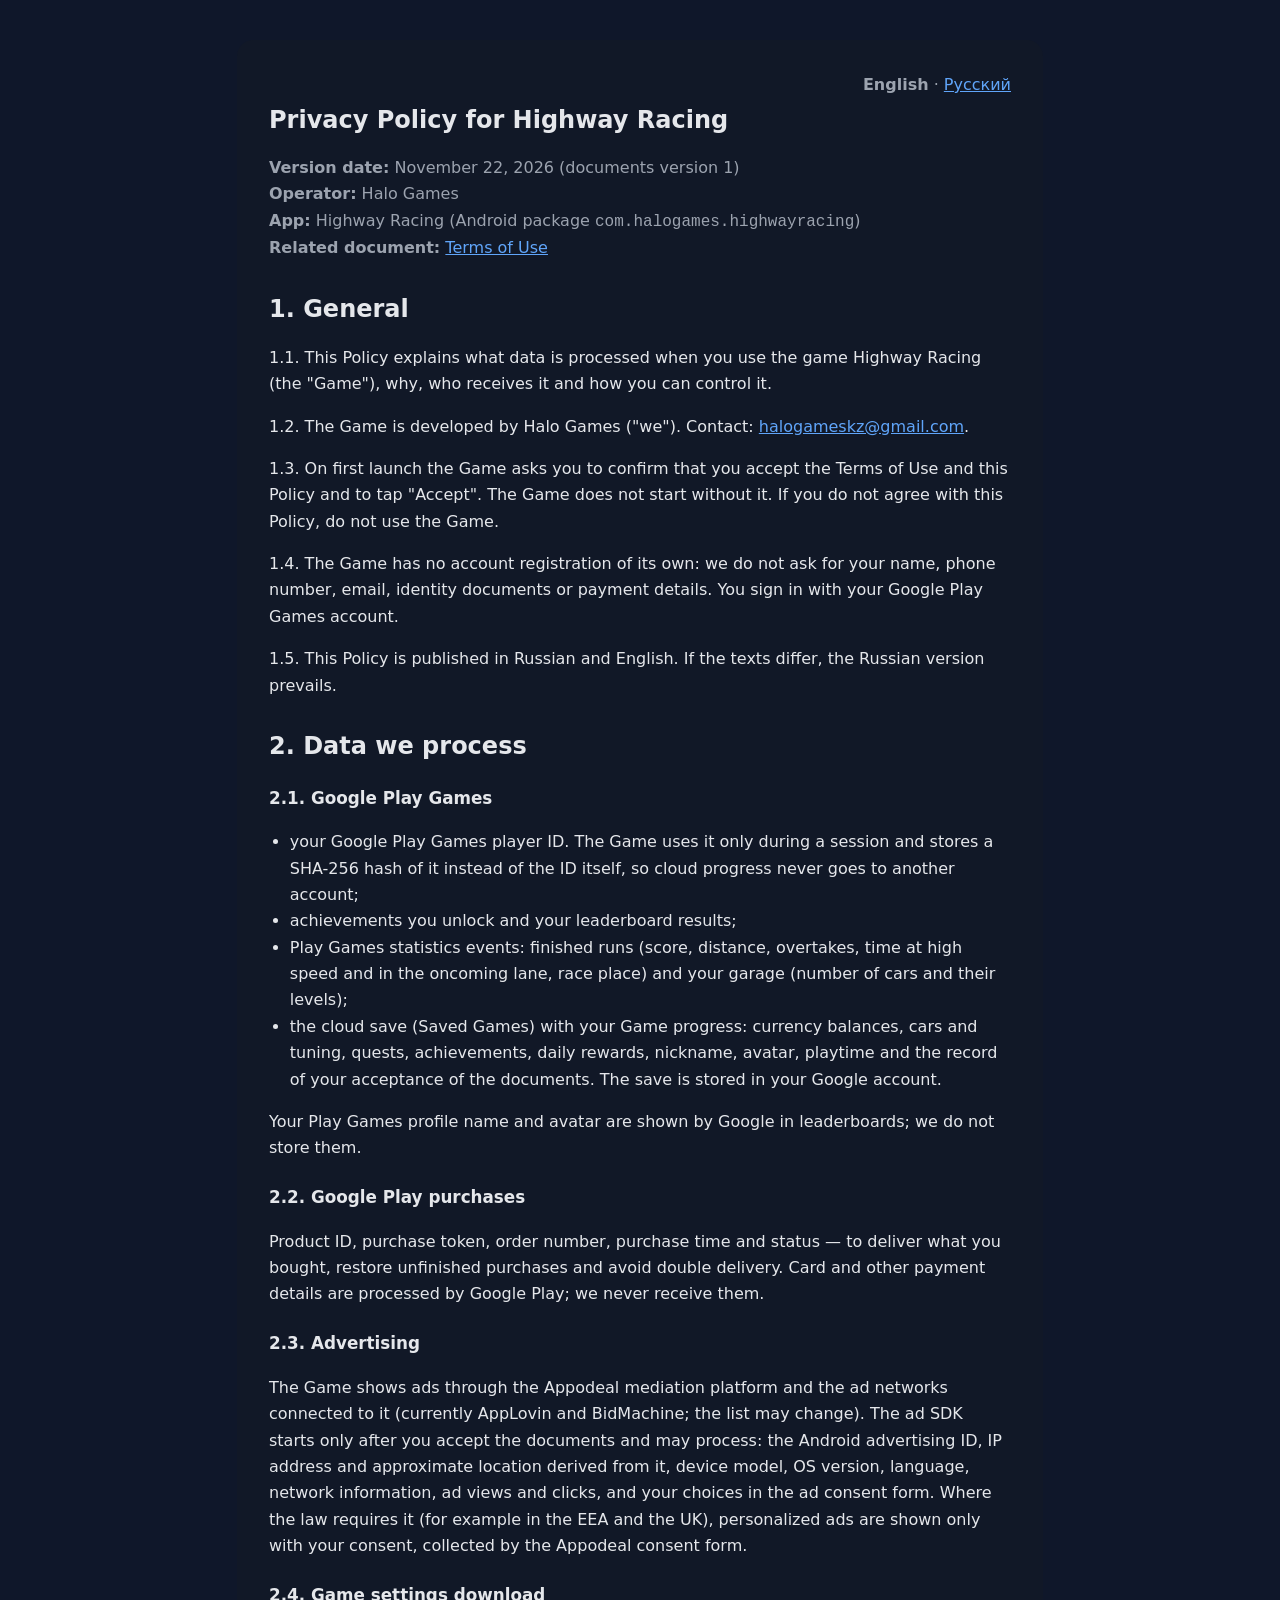
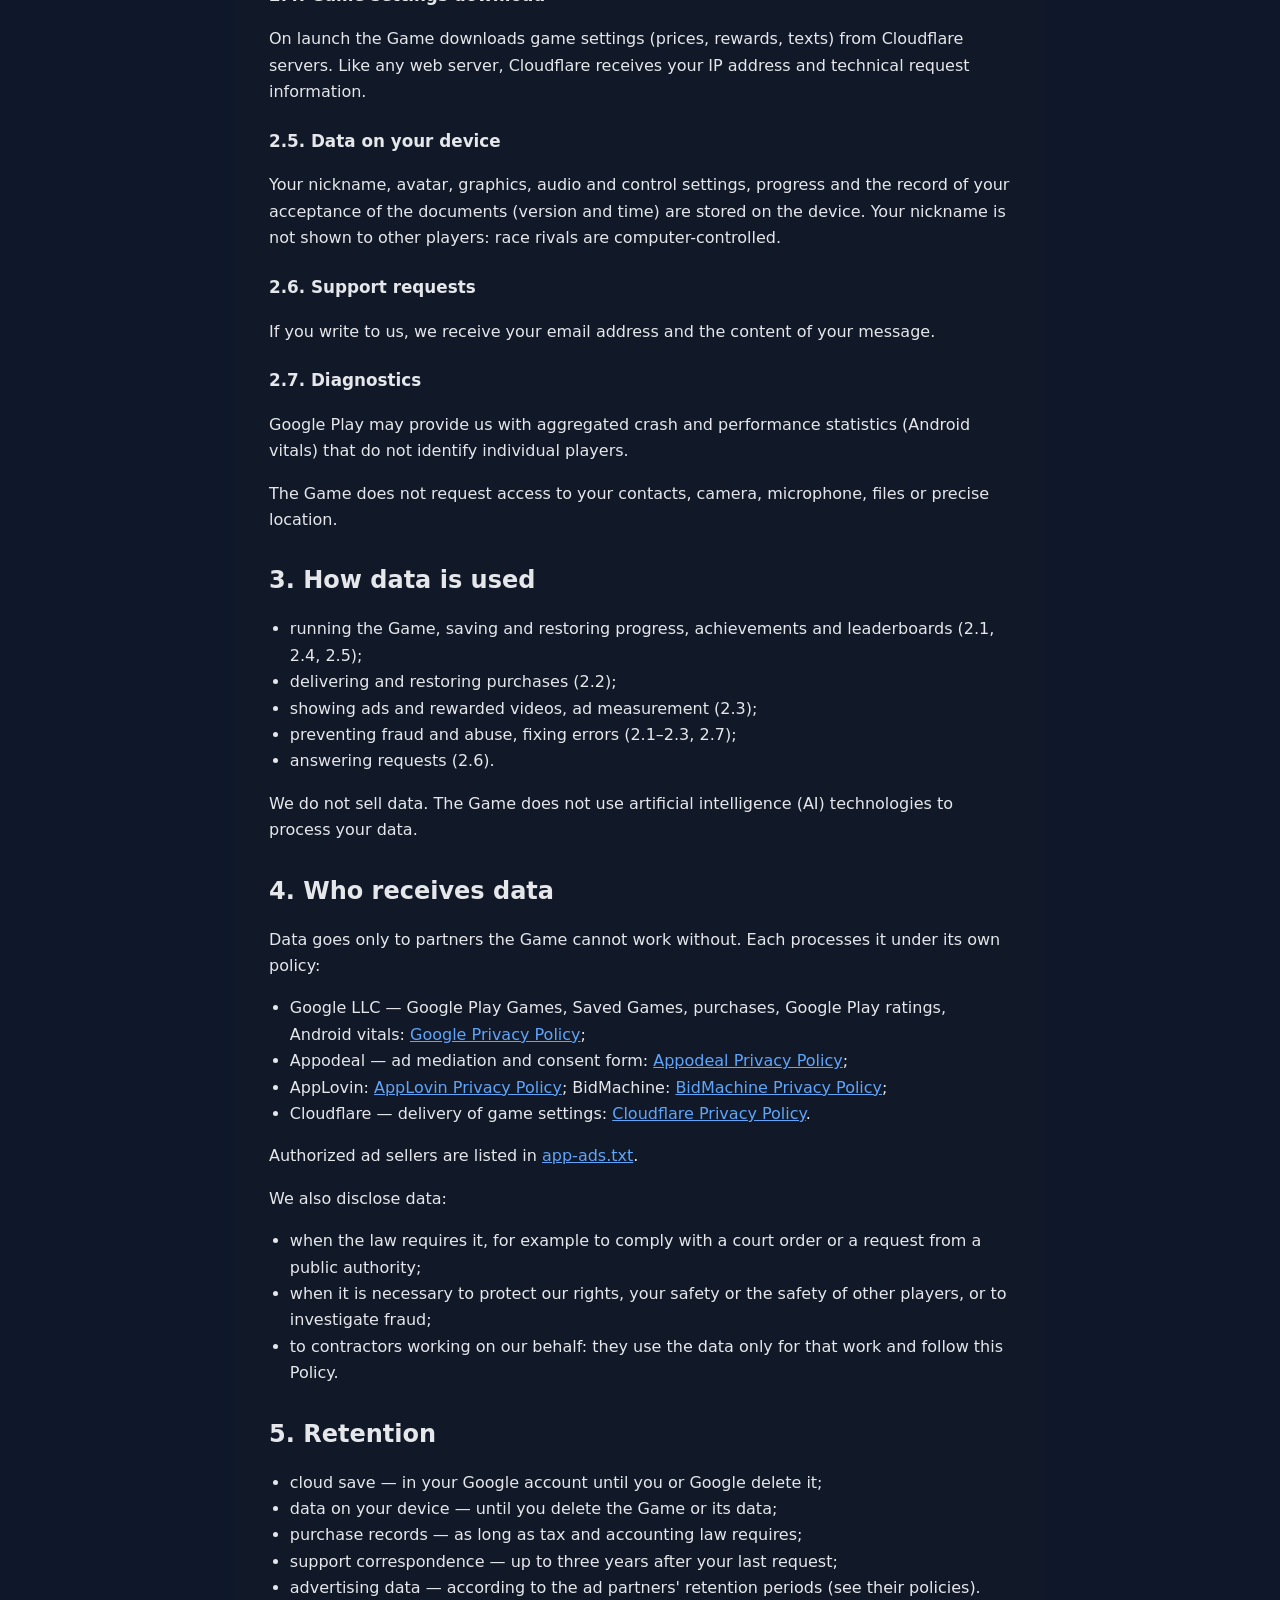
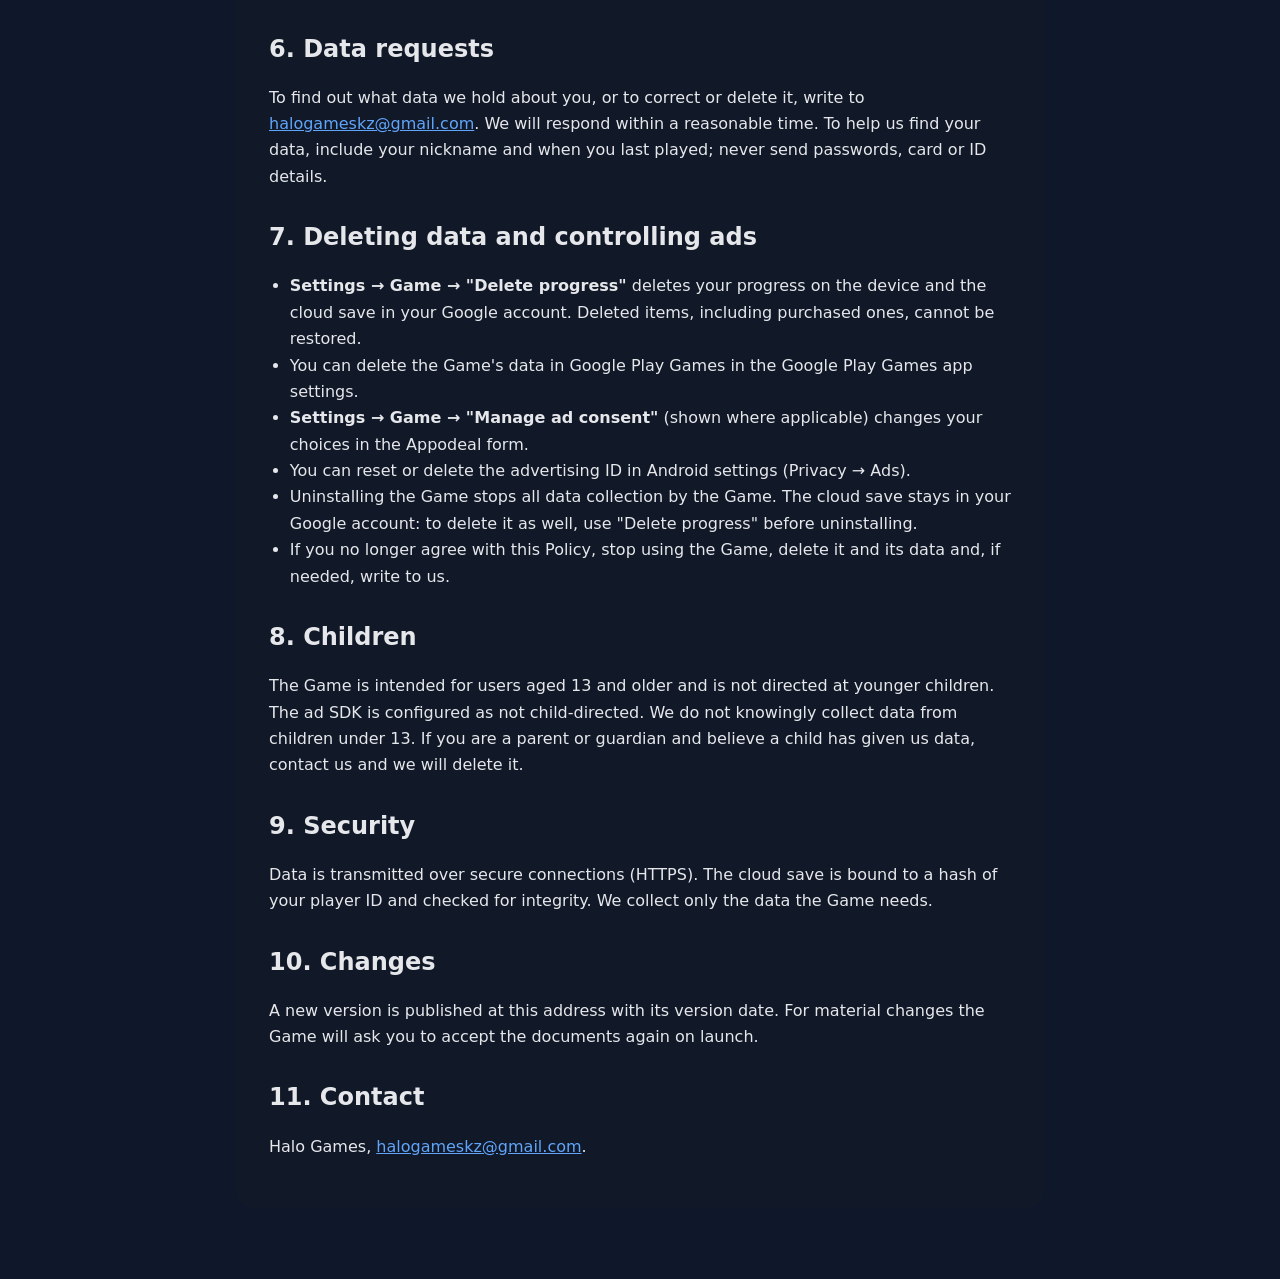
<file: index.html>
<!doctype html>
<html lang="en">
<head>
  <meta charset="utf-8">
  <meta name="viewport" content="width=device-width,initial-scale=1">
  <meta name="description" content="Privacy Policy for Highway Racing">
  <title>Highway Racing — Privacy Policy</title>
  <link rel="alternate" hreflang="en" href="https://monstih.github.io/highway-racing-privacy/">
  <link rel="alternate" hreflang="ru" href="https://monstih.github.io/highway-racing-privacy/ru/">
  <link rel="stylesheet" href="legal.css">
</head>
<body>
<main><article>
  <nav class="lang"><strong>English</strong> · <a href="ru/">Русский</a></nav>
  <h1>Privacy Policy for Highway Racing</h1>
  <p class="meta"><strong>Version date:</strong> November 22, 2026 (documents version 1)<br><strong>Operator:</strong> Halo Games<br><strong>App:</strong> Highway Racing (Android package <code>com.halogames.highwayracing</code>)<br><strong>Related document:</strong> <a href="terms.html">Terms of Use</a></p>

  <h2>1. General</h2>
  <p>1.1. This Policy explains what data is processed when you use the game Highway Racing (the "Game"), why, who receives it and how you can control it.</p>
  <p>1.2. The Game is developed by Halo Games ("we"). Contact: <a href="mailto:halogameskz@gmail.com">halogameskz@gmail.com</a>.</p>
  <p>1.3. On first launch the Game asks you to confirm that you accept the Terms of Use and this Policy and to tap "Accept". The Game does not start without it. If you do not agree with this Policy, do not use the Game.</p>
  <p>1.4. The Game has no account registration of its own: we do not ask for your name, phone number, email, identity documents or payment details. You sign in with your Google Play Games account.</p>
  <p>1.5. This Policy is published in Russian and English. If the texts differ, the Russian version prevails.</p>

  <h2>2. Data we process</h2>
  <h3>2.1. Google Play Games</h3>
  <ul>
    <li>your Google Play Games player ID. The Game uses it only during a session and stores a SHA-256 hash of it instead of the ID itself, so cloud progress never goes to another account;</li>
    <li>achievements you unlock and your leaderboard results;</li>
    <li>Play Games statistics events: finished runs (score, distance, overtakes, time at high speed and in the oncoming lane, race place) and your garage (number of cars and their levels);</li>
    <li>the cloud save (Saved Games) with your Game progress: currency balances, cars and tuning, quests, achievements, daily rewards, nickname, avatar, playtime and the record of your acceptance of the documents. The save is stored in your Google account.</li>
  </ul>
  <p>Your Play Games profile name and avatar are shown by Google in leaderboards; we do not store them.</p>
  <h3>2.2. Google Play purchases</h3>
  <p>Product ID, purchase token, order number, purchase time and status — to deliver what you bought, restore unfinished purchases and avoid double delivery. Card and other payment details are processed by Google Play; we never receive them.</p>
  <h3>2.3. Advertising</h3>
  <p>The Game shows ads through the Appodeal mediation platform and the ad networks connected to it (currently AppLovin and BidMachine; the list may change). The ad SDK starts only after you accept the documents and may process: the Android advertising ID, IP address and approximate location derived from it, device model, OS version, language, network information, ad views and clicks, and your choices in the ad consent form. Where the law requires it (for example in the EEA and the UK), personalized ads are shown only with your consent, collected by the Appodeal consent form.</p>
  <h3>2.4. Game settings download</h3>
  <p>On launch the Game downloads game settings (prices, rewards, texts) from Cloudflare servers. Like any web server, Cloudflare receives your IP address and technical request information.</p>
  <h3>2.5. Data on your device</h3>
  <p>Your nickname, avatar, graphics, audio and control settings, progress and the record of your acceptance of the documents (version and time) are stored on the device. Your nickname is not shown to other players: race rivals are computer-controlled.</p>
  <h3>2.6. Support requests</h3>
  <p>If you write to us, we receive your email address and the content of your message.</p>
  <h3>2.7. Diagnostics</h3>
  <p>Google Play may provide us with aggregated crash and performance statistics (Android vitals) that do not identify individual players.</p>
  <p>The Game does not request access to your contacts, camera, microphone, files or precise location.</p>

  <h2>3. How data is used</h2>
  <ul>
    <li>running the Game, saving and restoring progress, achievements and leaderboards (2.1, 2.4, 2.5);</li>
    <li>delivering and restoring purchases (2.2);</li>
    <li>showing ads and rewarded videos, ad measurement (2.3);</li>
    <li>preventing fraud and abuse, fixing errors (2.1–2.3, 2.7);</li>
    <li>answering requests (2.6).</li>
  </ul>
  <p>We do not sell data. The Game does not use artificial intelligence (AI) technologies to process your data.</p>

  <h2>4. Who receives data</h2>
  <p>Data goes only to partners the Game cannot work without. Each processes it under its own policy:</p>
  <ul>
    <li>Google LLC — Google Play Games, Saved Games, purchases, Google Play ratings, Android vitals: <a href="https://policies.google.com/privacy">Google Privacy Policy</a>;</li>
    <li>Appodeal — ad mediation and consent form: <a href="https://appodeal.com/privacy-policy/">Appodeal Privacy Policy</a>;</li>
    <li>AppLovin: <a href="https://legal.applovin.com/privacy/">AppLovin Privacy Policy</a>; BidMachine: <a href="https://www.bidmachine.com/privacy-policy">BidMachine Privacy Policy</a>;</li>
    <li>Cloudflare — delivery of game settings: <a href="https://www.cloudflare.com/privacypolicy/">Cloudflare Privacy Policy</a>.</li>
  </ul>
  <p>Authorized ad sellers are listed in <a href="https://monstih.github.io/app-ads.txt">app-ads.txt</a>.</p>
  <p>We also disclose data:</p>
  <ul>
    <li>when the law requires it, for example to comply with a court order or a request from a public authority;</li>
    <li>when it is necessary to protect our rights, your safety or the safety of other players, or to investigate fraud;</li>
    <li>to contractors working on our behalf: they use the data only for that work and follow this Policy.</li>
  </ul>

  <h2>5. Retention</h2>
  <ul>
    <li>cloud save — in your Google account until you or Google delete it;</li>
    <li>data on your device — until you delete the Game or its data;</li>
    <li>purchase records — as long as tax and accounting law requires;</li>
    <li>support correspondence — up to three years after your last request;</li>
    <li>advertising data — according to the ad partners' retention periods (see their policies).</li>
  </ul>

  <h2>6. Data requests</h2>
  <p>To find out what data we hold about you, or to correct or delete it, write to <a href="mailto:halogameskz@gmail.com">halogameskz@gmail.com</a>. We will respond within a reasonable time. To help us find your data, include your nickname and when you last played; never send passwords, card or ID details.</p>

  <h2>7. Deleting data and controlling ads</h2>
  <ul>
    <li><strong>Settings → Game → "Delete progress"</strong> deletes your progress on the device and the cloud save in your Google account. Deleted items, including purchased ones, cannot be restored.</li>
    <li>You can delete the Game's data in Google Play Games in the Google Play Games app settings.</li>
    <li><strong>Settings → Game → "Manage ad consent"</strong> (shown where applicable) changes your choices in the Appodeal form.</li>
    <li>You can reset or delete the advertising ID in Android settings (Privacy → Ads).</li>
    <li>Uninstalling the Game stops all data collection by the Game. The cloud save stays in your Google account: to delete it as well, use "Delete progress" before uninstalling.</li>
    <li>If you no longer agree with this Policy, stop using the Game, delete it and its data and, if needed, write to us.</li>
  </ul>

  <h2>8. Children</h2>
  <p>The Game is intended for users aged 13 and older and is not directed at younger children. The ad SDK is configured as not child-directed. We do not knowingly collect data from children under 13. If you are a parent or guardian and believe a child has given us data, contact us and we will delete it.</p>

  <h2>9. Security</h2>
  <p>Data is transmitted over secure connections (HTTPS). The cloud save is bound to a hash of your player ID and checked for integrity. We collect only the data the Game needs.</p>

  <h2>10. Changes</h2>
  <p>A new version is published at this address with its version date. For material changes the Game will ask you to accept the documents again on launch.</p>

  <h2>11. Contact</h2>
  <p>Halo Games, <a href="mailto:halogameskz@gmail.com">halogameskz@gmail.com</a>.</p>
</article></main>
</body>
</html>
</file>
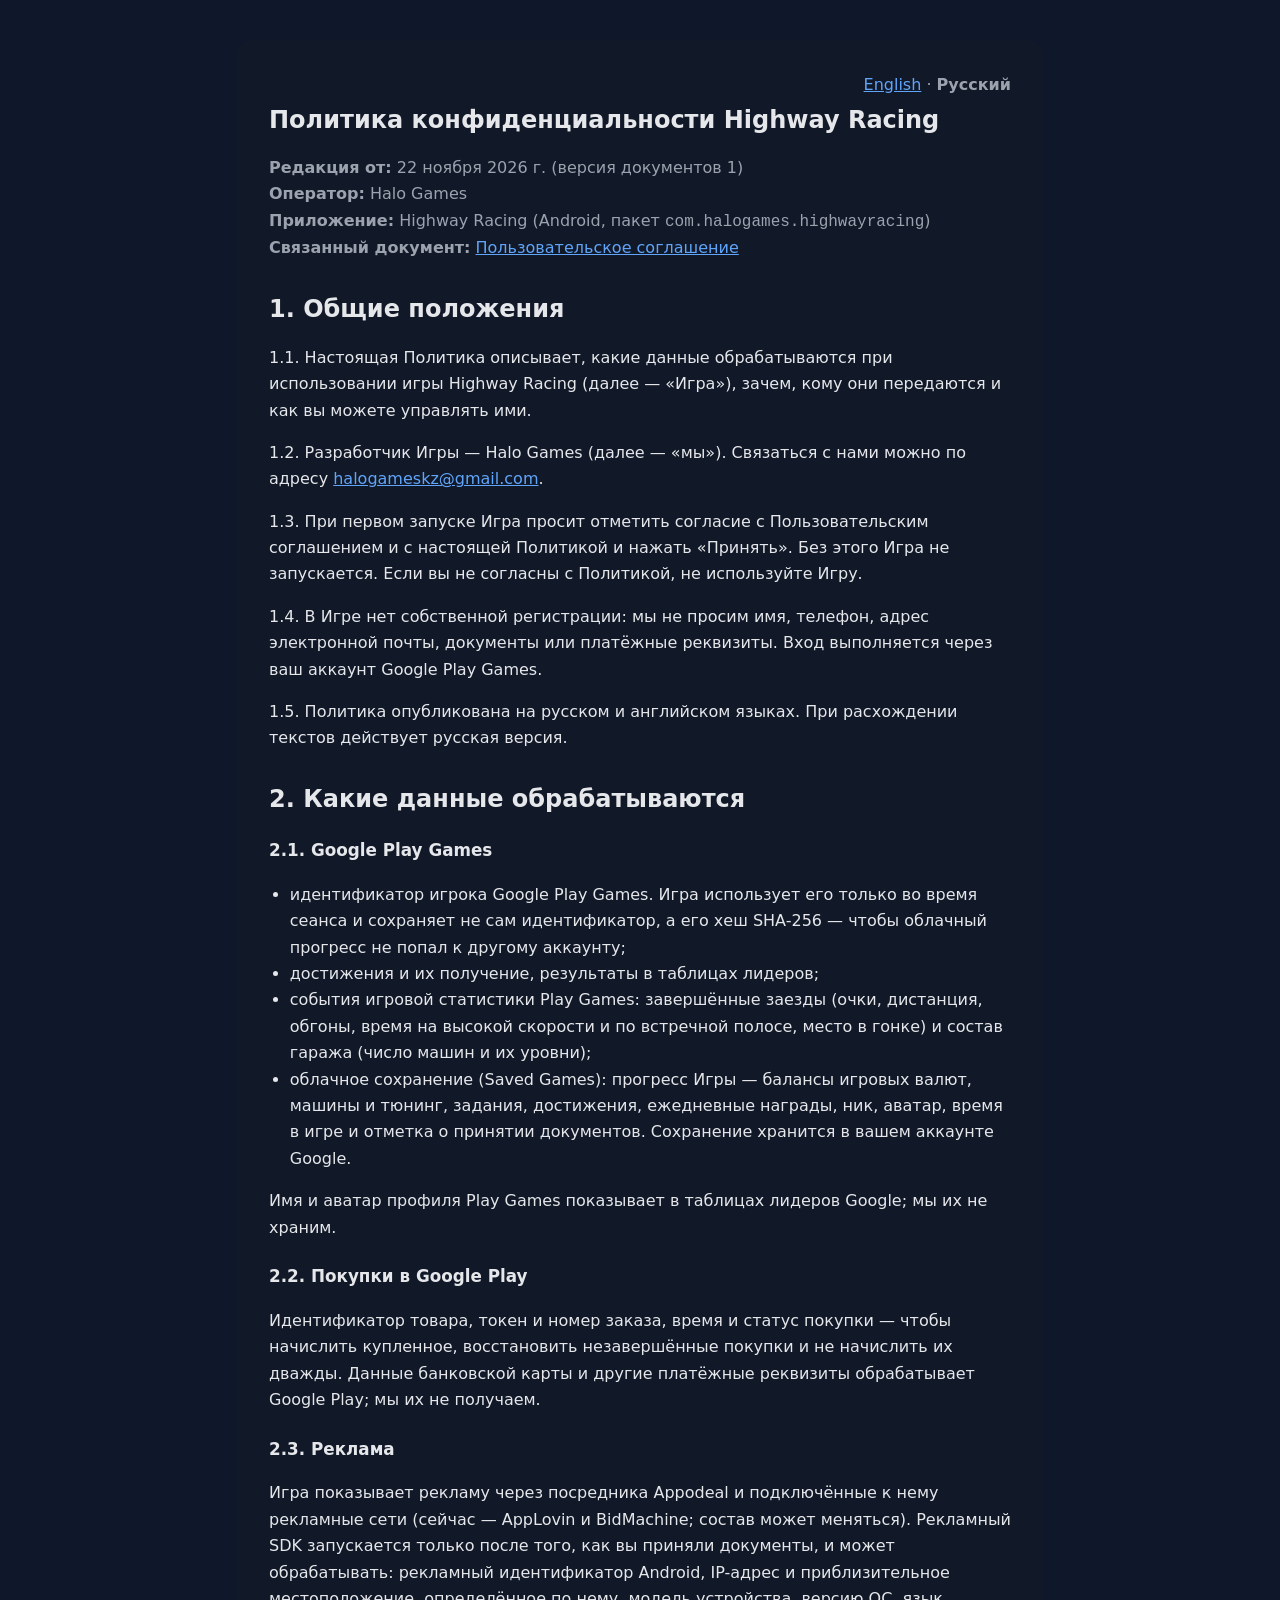
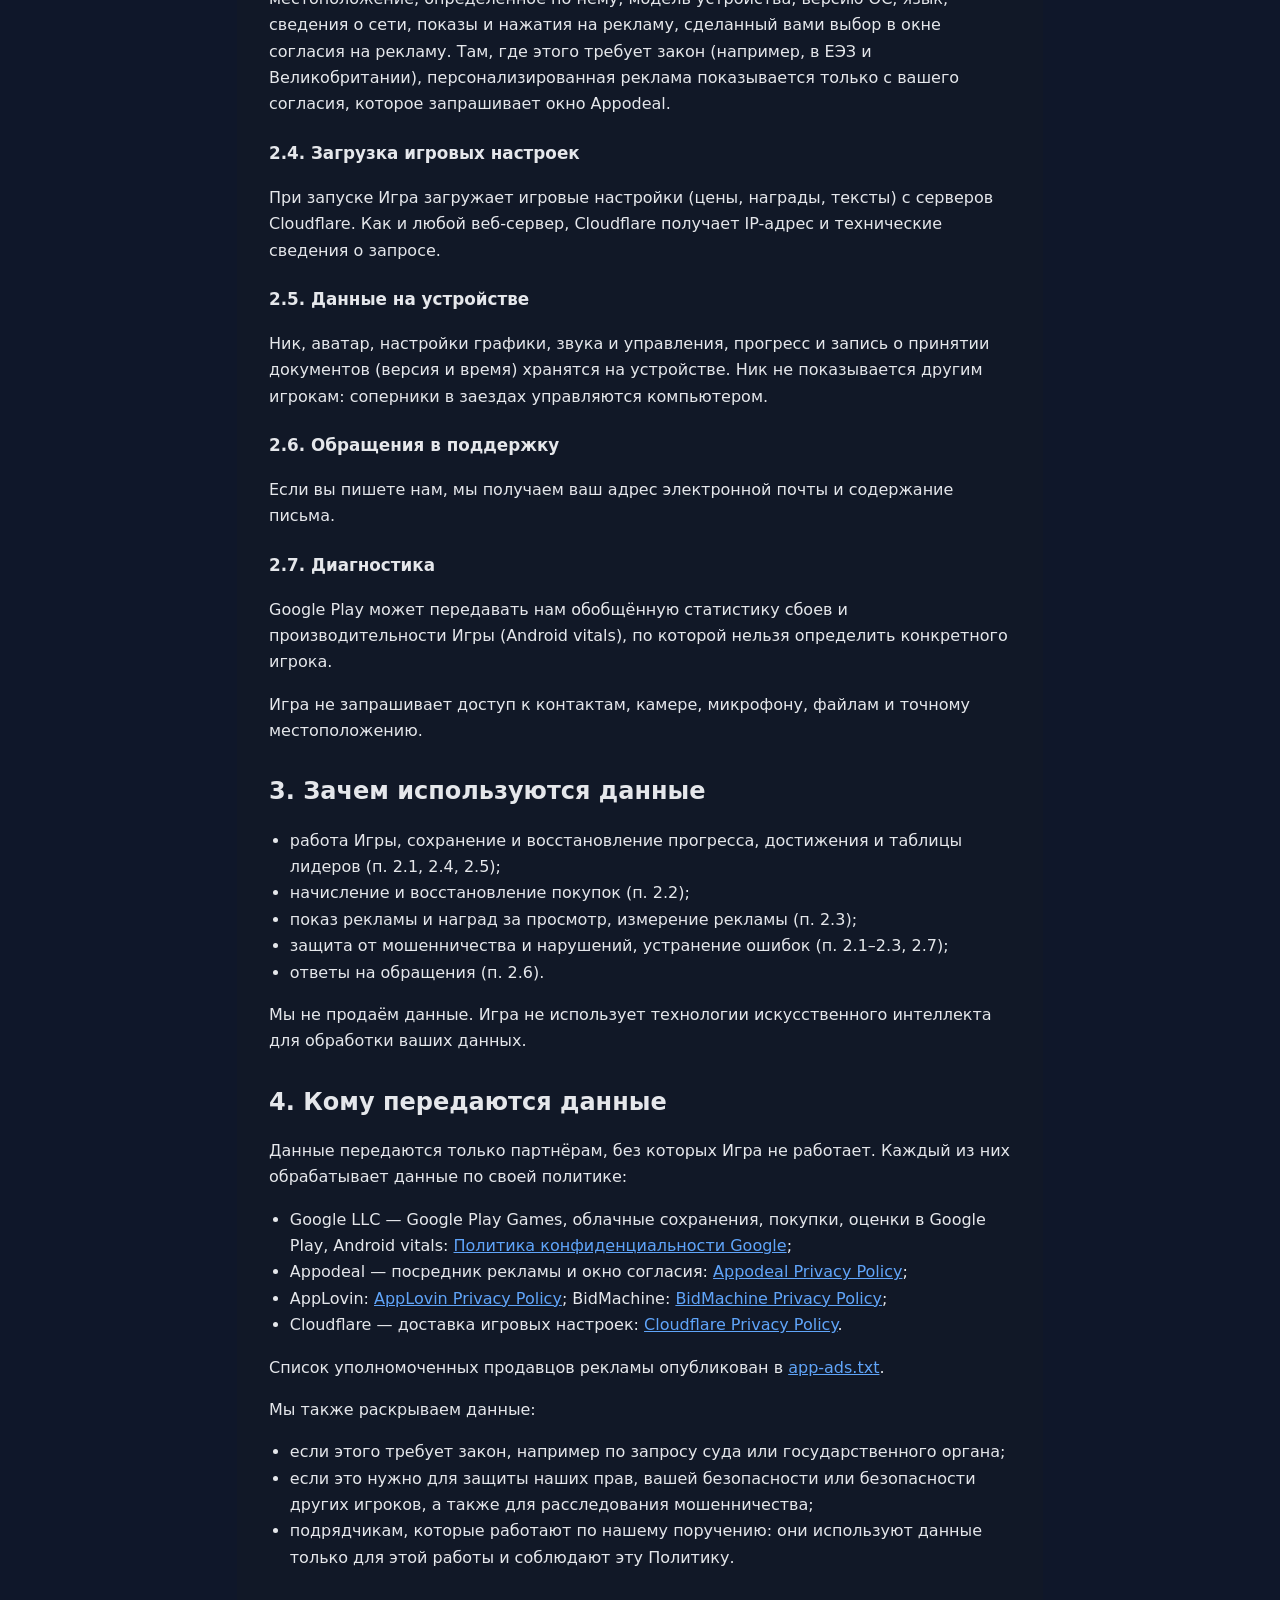
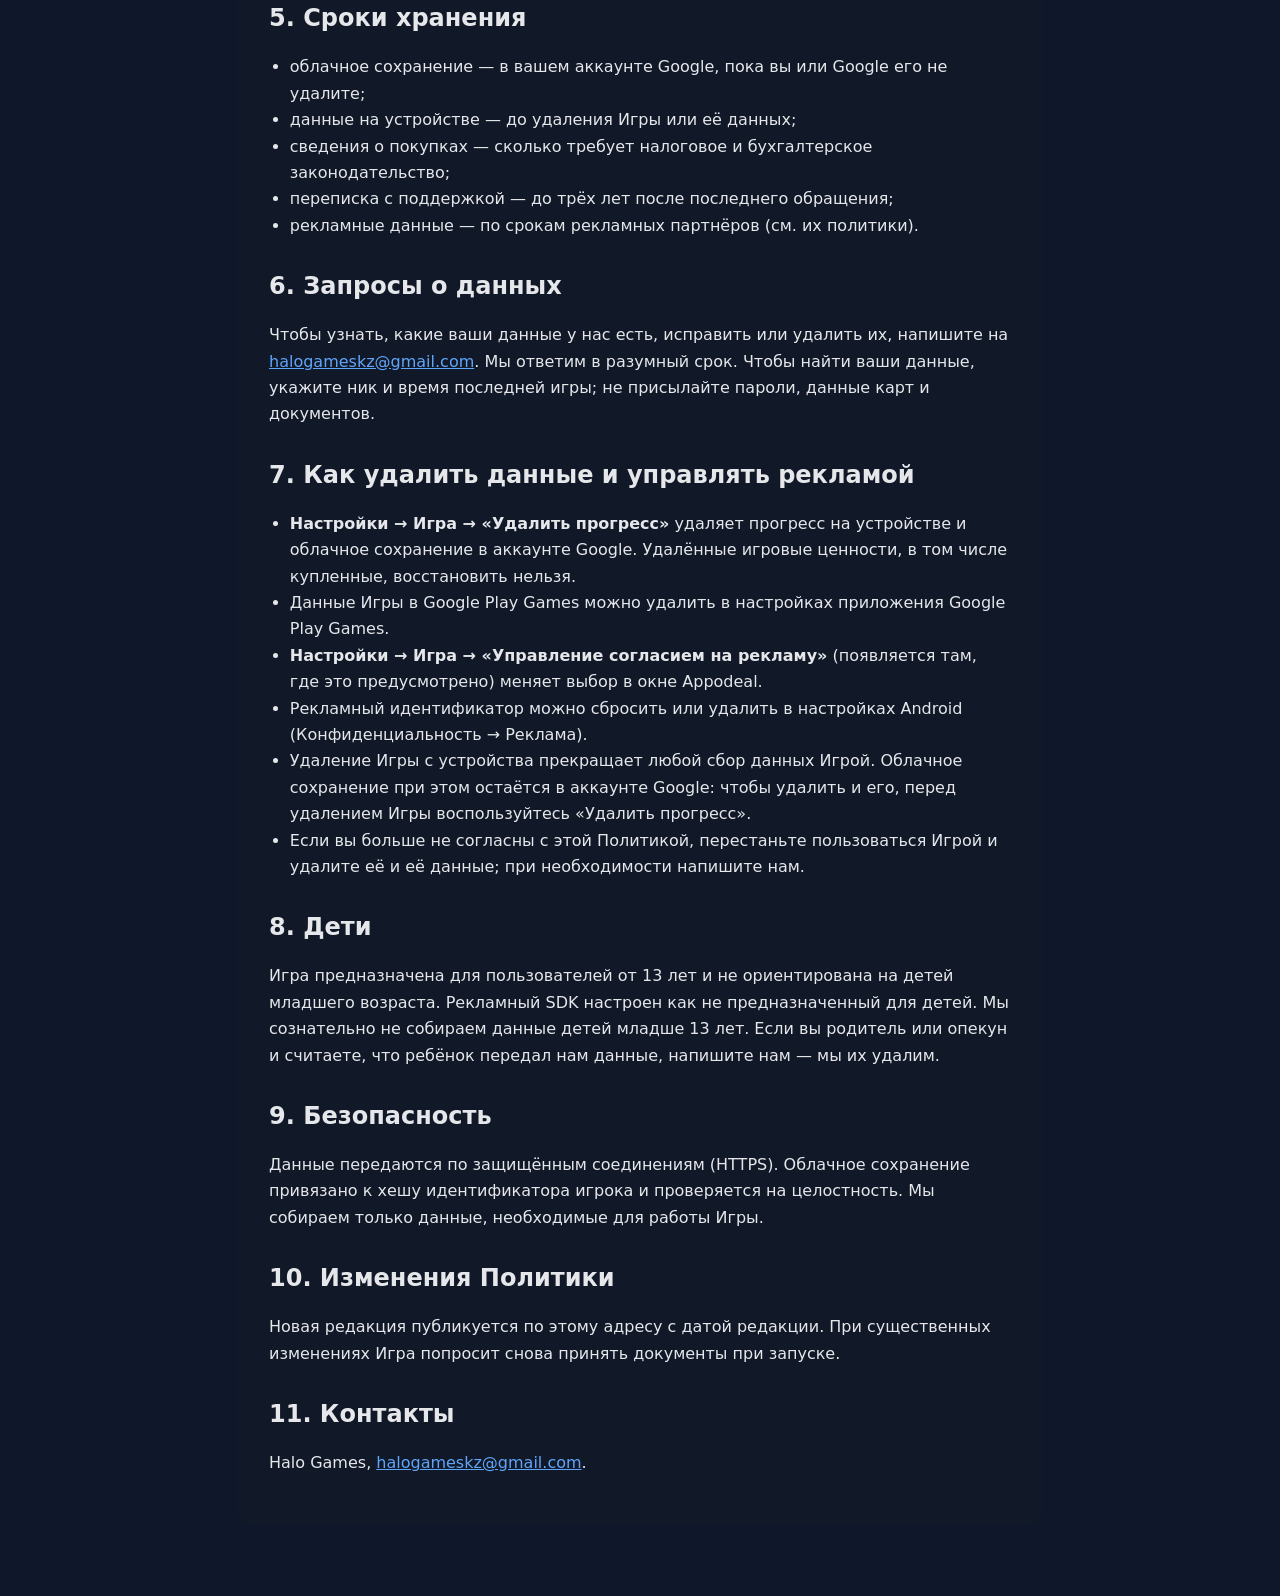
<file: ru/index.html>
<!doctype html>
<html lang="ru">
<head>
  <meta charset="utf-8">
  <meta name="viewport" content="width=device-width,initial-scale=1">
  <meta name="description" content="Политика конфиденциальности игры Highway Racing">
  <title>Highway Racing — Политика конфиденциальности</title>
  <link rel="alternate" hreflang="en" href="https://monstih.github.io/highway-racing-privacy/">
  <link rel="alternate" hreflang="ru" href="https://monstih.github.io/highway-racing-privacy/ru/">
  <link rel="stylesheet" href="../legal.css">
</head>
<body>
<main><article>
  <nav class="lang"><a href="../">English</a> · <strong>Русский</strong></nav>
  <h1>Политика конфиденциальности Highway Racing</h1>
  <p class="meta"><strong>Редакция от:</strong> 22 ноября 2026 г. (версия документов 1)<br><strong>Оператор:</strong> Halo Games<br><strong>Приложение:</strong> Highway Racing (Android, пакет <code>com.halogames.highwayracing</code>)<br><strong>Связанный документ:</strong> <a href="terms.html">Пользовательское соглашение</a></p>

  <h2>1. Общие положения</h2>
  <p>1.1. Настоящая Политика описывает, какие данные обрабатываются при использовании игры Highway Racing (далее — «Игра»), зачем, кому они передаются и как вы можете управлять ими.</p>
  <p>1.2. Разработчик Игры — Halo Games (далее — «мы»). Связаться с нами можно по адресу <a href="mailto:halogameskz@gmail.com">halogameskz@gmail.com</a>.</p>
  <p>1.3. При первом запуске Игра просит отметить согласие с Пользовательским соглашением и с настоящей Политикой и нажать «Принять». Без этого Игра не запускается. Если вы не согласны с Политикой, не используйте Игру.</p>
  <p>1.4. В Игре нет собственной регистрации: мы не просим имя, телефон, адрес электронной почты, документы или платёжные реквизиты. Вход выполняется через ваш аккаунт Google Play Games.</p>
  <p>1.5. Политика опубликована на русском и английском языках. При расхождении текстов действует русская версия.</p>

  <h2>2. Какие данные обрабатываются</h2>
  <h3>2.1. Google Play Games</h3>
  <ul>
    <li>идентификатор игрока Google Play Games. Игра использует его только во время сеанса и сохраняет не сам идентификатор, а его хеш SHA-256 — чтобы облачный прогресс не попал к другому аккаунту;</li>
    <li>достижения и их получение, результаты в таблицах лидеров;</li>
    <li>события игровой статистики Play Games: завершённые заезды (очки, дистанция, обгоны, время на высокой скорости и по встречной полосе, место в гонке) и состав гаража (число машин и их уровни);</li>
    <li>облачное сохранение (Saved Games): прогресс Игры — балансы игровых валют, машины и тюнинг, задания, достижения, ежедневные награды, ник, аватар, время в игре и отметка о принятии документов. Сохранение хранится в вашем аккаунте Google.</li>
  </ul>
  <p>Имя и аватар профиля Play Games показывает в таблицах лидеров Google; мы их не храним.</p>
  <h3>2.2. Покупки в Google Play</h3>
  <p>Идентификатор товара, токен и номер заказа, время и статус покупки — чтобы начислить купленное, восстановить незавершённые покупки и не начислить их дважды. Данные банковской карты и другие платёжные реквизиты обрабатывает Google Play; мы их не получаем.</p>
  <h3>2.3. Реклама</h3>
  <p>Игра показывает рекламу через посредника Appodeal и подключённые к нему рекламные сети (сейчас — AppLovin и BidMachine; состав может меняться). Рекламный SDK запускается только после того, как вы приняли документы, и может обрабатывать: рекламный идентификатор Android, IP-адрес и приблизительное местоположение, определённое по нему, модель устройства, версию ОС, язык, сведения о сети, показы и нажатия на рекламу, сделанный вами выбор в окне согласия на рекламу. Там, где этого требует закон (например, в ЕЭЗ и Великобритании), персонализированная реклама показывается только с вашего согласия, которое запрашивает окно Appodeal.</p>
  <h3>2.4. Загрузка игровых настроек</h3>
  <p>При запуске Игра загружает игровые настройки (цены, награды, тексты) с серверов Cloudflare. Как и любой веб-сервер, Cloudflare получает IP-адрес и технические сведения о запросе.</p>
  <h3>2.5. Данные на устройстве</h3>
  <p>Ник, аватар, настройки графики, звука и управления, прогресс и запись о принятии документов (версия и время) хранятся на устройстве. Ник не показывается другим игрокам: соперники в заездах управляются компьютером.</p>
  <h3>2.6. Обращения в поддержку</h3>
  <p>Если вы пишете нам, мы получаем ваш адрес электронной почты и содержание письма.</p>
  <h3>2.7. Диагностика</h3>
  <p>Google Play может передавать нам обобщённую статистику сбоев и производительности Игры (Android vitals), по которой нельзя определить конкретного игрока.</p>
  <p>Игра не запрашивает доступ к контактам, камере, микрофону, файлам и точному местоположению.</p>

  <h2>3. Зачем используются данные</h2>
  <ul>
    <li>работа Игры, сохранение и восстановление прогресса, достижения и таблицы лидеров (п. 2.1, 2.4, 2.5);</li>
    <li>начисление и восстановление покупок (п. 2.2);</li>
    <li>показ рекламы и наград за просмотр, измерение рекламы (п. 2.3);</li>
    <li>защита от мошенничества и нарушений, устранение ошибок (п. 2.1–2.3, 2.7);</li>
    <li>ответы на обращения (п. 2.6).</li>
  </ul>
  <p>Мы не продаём данные. Игра не использует технологии искусственного интеллекта для обработки ваших данных.</p>

  <h2>4. Кому передаются данные</h2>
  <p>Данные передаются только партнёрам, без которых Игра не работает. Каждый из них обрабатывает данные по своей политике:</p>
  <ul>
    <li>Google LLC — Google Play Games, облачные сохранения, покупки, оценки в Google Play, Android vitals: <a href="https://policies.google.com/privacy?hl=ru">Политика конфиденциальности Google</a>;</li>
    <li>Appodeal — посредник рекламы и окно согласия: <a href="https://appodeal.com/privacy-policy/">Appodeal Privacy Policy</a>;</li>
    <li>AppLovin: <a href="https://legal.applovin.com/privacy/">AppLovin Privacy Policy</a>; BidMachine: <a href="https://www.bidmachine.com/privacy-policy">BidMachine Privacy Policy</a>;</li>
    <li>Cloudflare — доставка игровых настроек: <a href="https://www.cloudflare.com/privacypolicy/">Cloudflare Privacy Policy</a>.</li>
  </ul>
  <p>Список уполномоченных продавцов рекламы опубликован в <a href="https://monstih.github.io/app-ads.txt">app-ads.txt</a>.</p>
  <p>Мы также раскрываем данные:</p>
  <ul>
    <li>если этого требует закон, например по запросу суда или государственного органа;</li>
    <li>если это нужно для защиты наших прав, вашей безопасности или безопасности других игроков, а также для расследования мошенничества;</li>
    <li>подрядчикам, которые работают по нашему поручению: они используют данные только для этой работы и соблюдают эту Политику.</li>
  </ul>

  <h2>5. Сроки хранения</h2>
  <ul>
    <li>облачное сохранение — в вашем аккаунте Google, пока вы или Google его не удалите;</li>
    <li>данные на устройстве — до удаления Игры или её данных;</li>
    <li>сведения о покупках — сколько требует налоговое и бухгалтерское законодательство;</li>
    <li>переписка с поддержкой — до трёх лет после последнего обращения;</li>
    <li>рекламные данные — по срокам рекламных партнёров (см. их политики).</li>
  </ul>

  <h2>6. Запросы о данных</h2>
  <p>Чтобы узнать, какие ваши данные у нас есть, исправить или удалить их, напишите на <a href="mailto:halogameskz@gmail.com">halogameskz@gmail.com</a>. Мы ответим в разумный срок. Чтобы найти ваши данные, укажите ник и время последней игры; не присылайте пароли, данные карт и документов.</p>

  <h2>7. Как удалить данные и управлять рекламой</h2>
  <ul>
    <li><strong>Настройки → Игра → «Удалить прогресс»</strong> удаляет прогресс на устройстве и облачное сохранение в аккаунте Google. Удалённые игровые ценности, в том числе купленные, восстановить нельзя.</li>
    <li>Данные Игры в Google Play Games можно удалить в настройках приложения Google Play Games.</li>
    <li><strong>Настройки → Игра → «Управление согласием на рекламу»</strong> (появляется там, где это предусмотрено) меняет выбор в окне Appodeal.</li>
    <li>Рекламный идентификатор можно сбросить или удалить в настройках Android (Конфиденциальность → Реклама).</li>
    <li>Удаление Игры с устройства прекращает любой сбор данных Игрой. Облачное сохранение при этом остаётся в аккаунте Google: чтобы удалить и его, перед удалением Игры воспользуйтесь «Удалить прогресс».</li>
    <li>Если вы больше не согласны с этой Политикой, перестаньте пользоваться Игрой и удалите её и её данные; при необходимости напишите нам.</li>
  </ul>

  <h2>8. Дети</h2>
  <p>Игра предназначена для пользователей от 13 лет и не ориентирована на детей младшего возраста. Рекламный SDK настроен как не предназначенный для детей. Мы сознательно не собираем данные детей младше 13 лет. Если вы родитель или опекун и считаете, что ребёнок передал нам данные, напишите нам — мы их удалим.</p>

  <h2>9. Безопасность</h2>
  <p>Данные передаются по защищённым соединениям (HTTPS). Облачное сохранение привязано к хешу идентификатора игрока и проверяется на целостность. Мы собираем только данные, необходимые для работы Игры.</p>

  <h2>10. Изменения Политики</h2>
  <p>Новая редакция публикуется по этому адресу с датой редакции. При существенных изменениях Игра попросит снова принять документы при запуске.</p>

  <h2>11. Контакты</h2>
  <p>Halo Games, <a href="mailto:halogameskz@gmail.com">halogameskz@gmail.com</a>.</p>
</article></main>
</body>
</html>
</file>
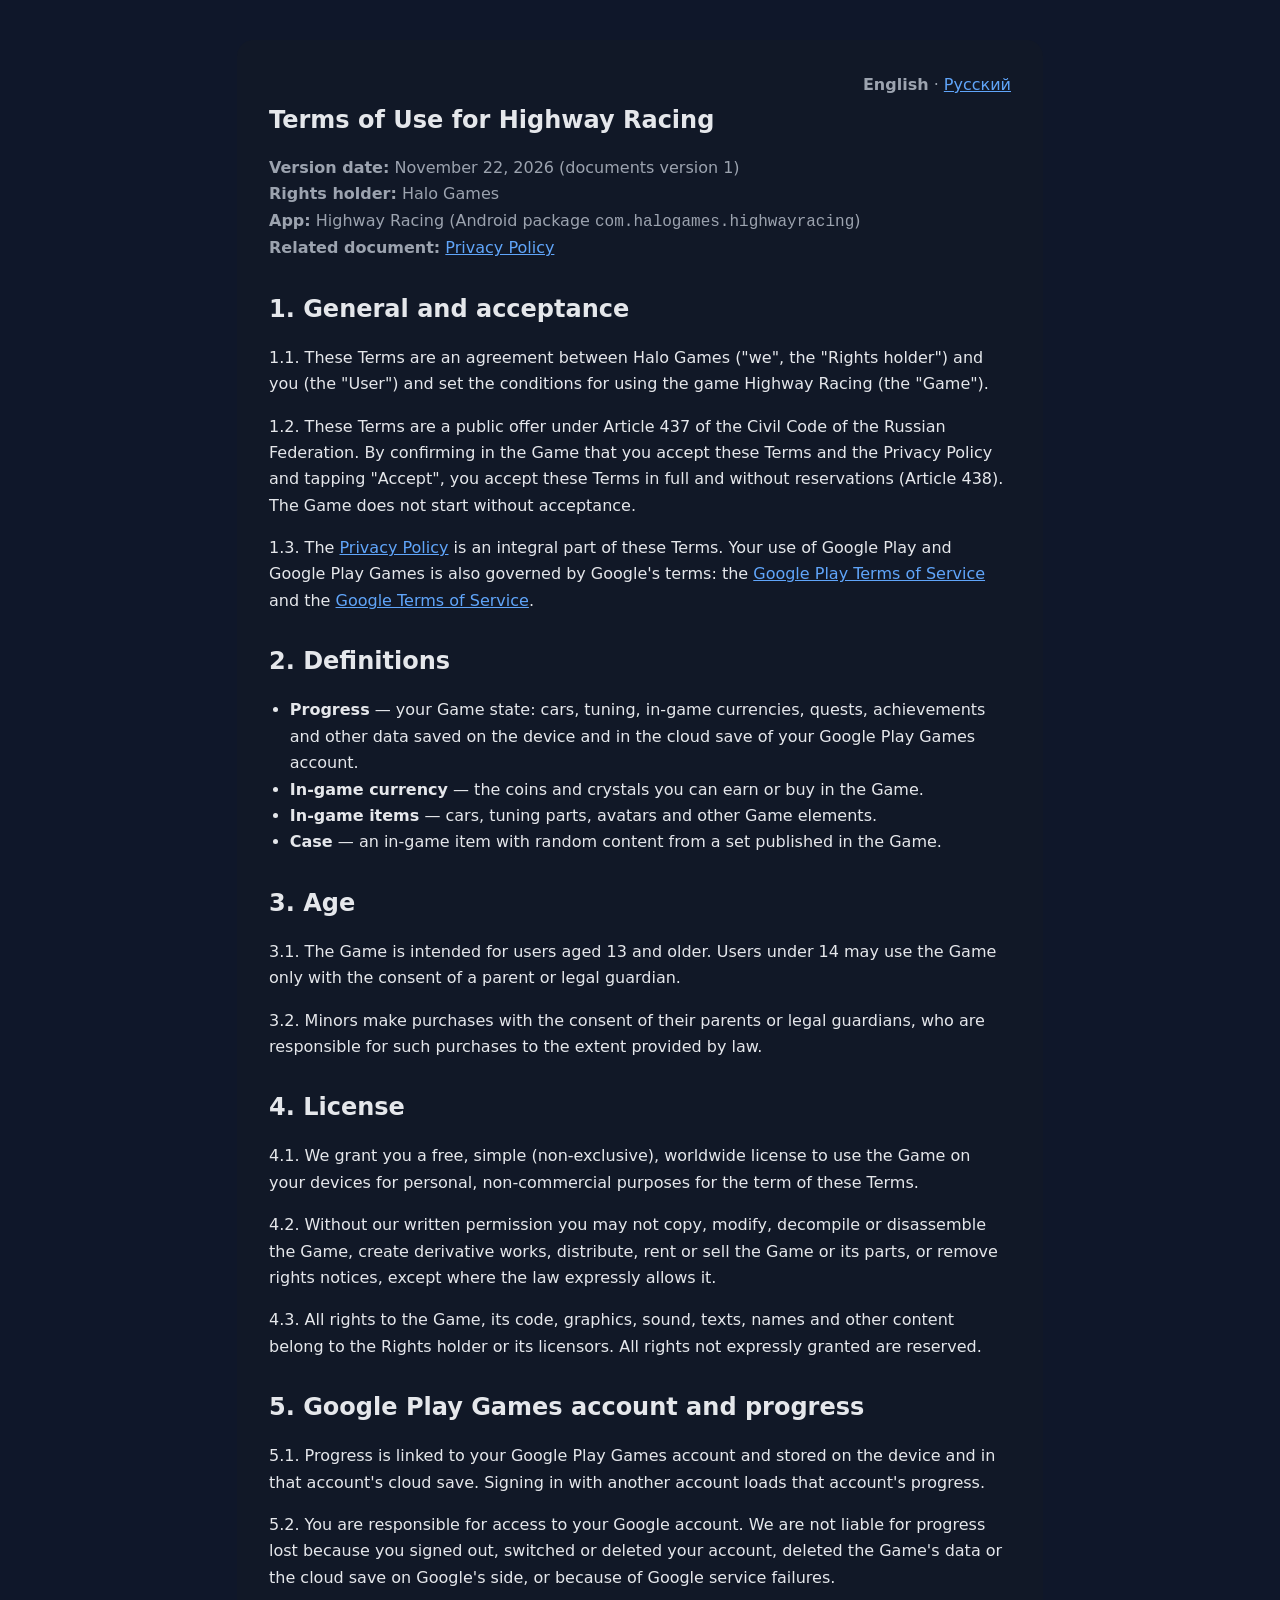
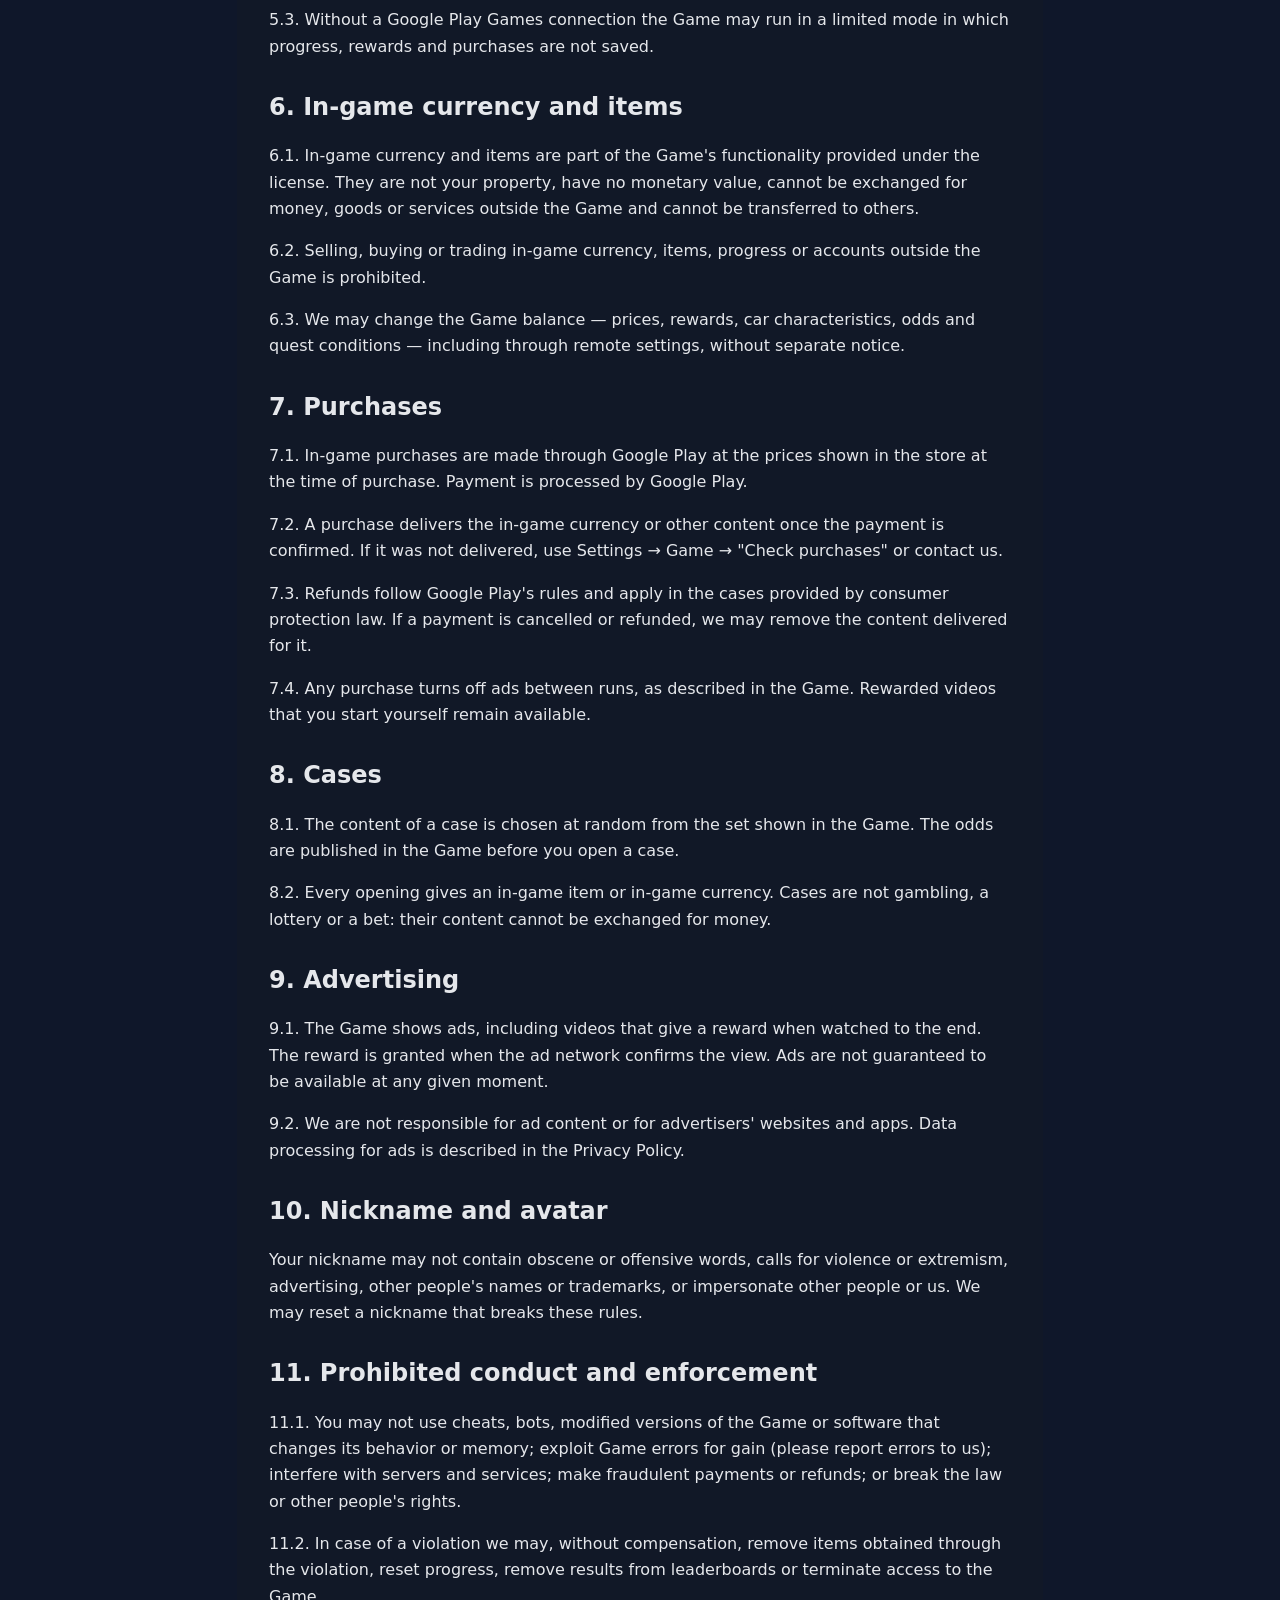
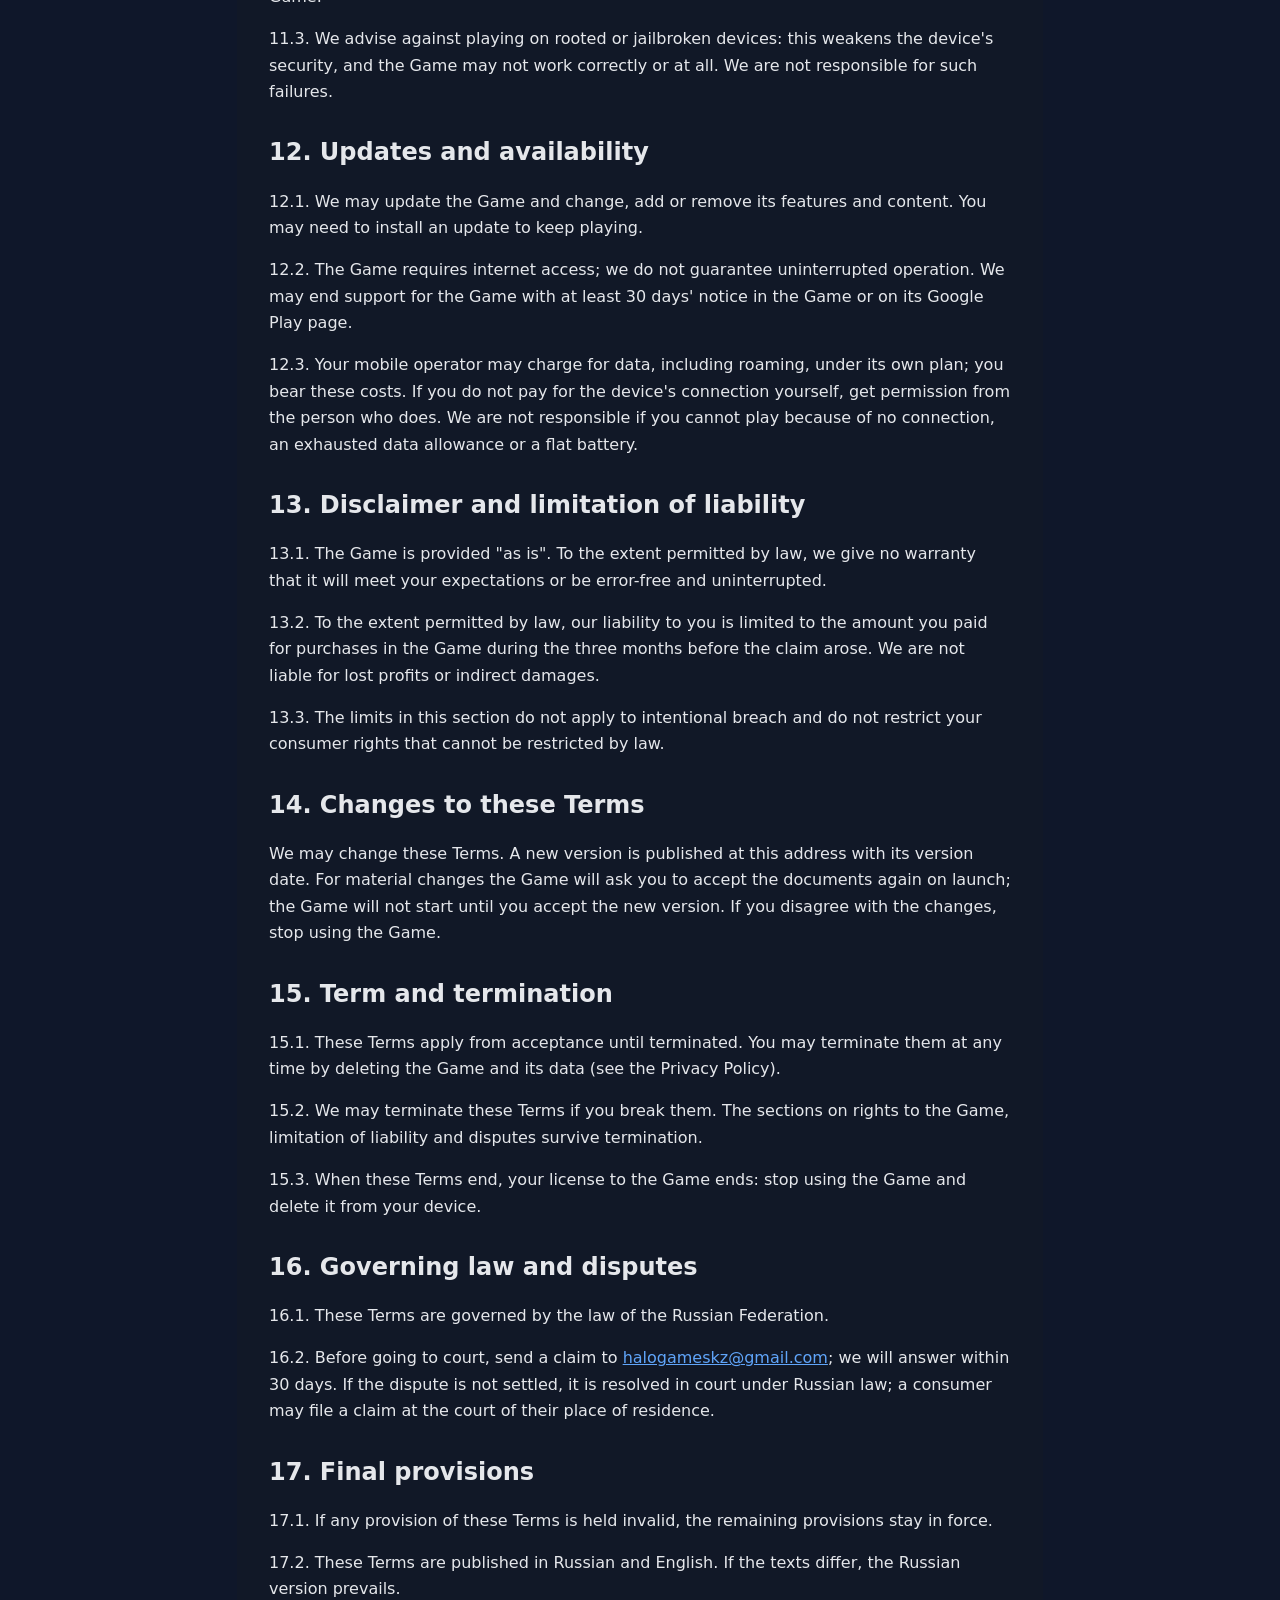
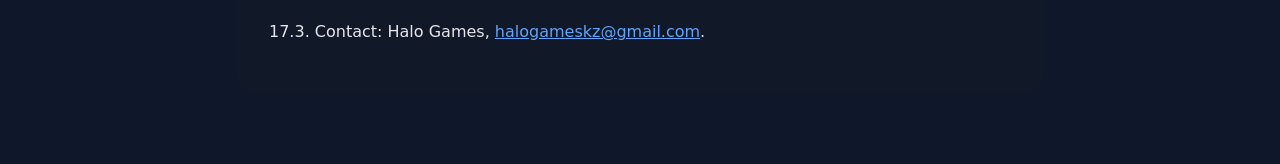
<file: terms.html>
<!doctype html>
<html lang="en">
<head>
  <meta charset="utf-8">
  <meta name="viewport" content="width=device-width,initial-scale=1">
  <meta name="description" content="Terms of Use for Highway Racing">
  <title>Highway Racing — Terms of Use</title>
  <link rel="alternate" hreflang="en" href="https://monstih.github.io/highway-racing-privacy/terms.html">
  <link rel="alternate" hreflang="ru" href="https://monstih.github.io/highway-racing-privacy/ru/terms.html">
  <link rel="stylesheet" href="legal.css">
</head>
<body>
<main><article>
  <nav class="lang"><strong>English</strong> · <a href="ru/terms.html">Русский</a></nav>
  <h1>Terms of Use for Highway Racing</h1>
  <p class="meta"><strong>Version date:</strong> November 22, 2026 (documents version 1)<br><strong>Rights holder:</strong> Halo Games<br><strong>App:</strong> Highway Racing (Android package <code>com.halogames.highwayracing</code>)<br><strong>Related document:</strong> <a href="./">Privacy Policy</a></p>

  <h2>1. General and acceptance</h2>
  <p>1.1. These Terms are an agreement between Halo Games ("we", the "Rights holder") and you (the "User") and set the conditions for using the game Highway Racing (the "Game").</p>
  <p>1.2. These Terms are a public offer under Article 437 of the Civil Code of the Russian Federation. By confirming in the Game that you accept these Terms and the Privacy Policy and tapping "Accept", you accept these Terms in full and without reservations (Article 438). The Game does not start without acceptance.</p>
  <p>1.3. The <a href="./">Privacy Policy</a> is an integral part of these Terms. Your use of Google Play and Google Play Games is also governed by Google's terms: the <a href="https://play.google.com/about/play-terms/">Google Play Terms of Service</a> and the <a href="https://policies.google.com/terms">Google Terms of Service</a>.</p>

  <h2>2. Definitions</h2>
  <ul>
    <li><strong>Progress</strong> — your Game state: cars, tuning, in-game currencies, quests, achievements and other data saved on the device and in the cloud save of your Google Play Games account.</li>
    <li><strong>In-game currency</strong> — the coins and crystals you can earn or buy in the Game.</li>
    <li><strong>In-game items</strong> — cars, tuning parts, avatars and other Game elements.</li>
    <li><strong>Case</strong> — an in-game item with random content from a set published in the Game.</li>
  </ul>

  <h2>3. Age</h2>
  <p>3.1. The Game is intended for users aged 13 and older. Users under 14 may use the Game only with the consent of a parent or legal guardian.</p>
  <p>3.2. Minors make purchases with the consent of their parents or legal guardians, who are responsible for such purchases to the extent provided by law.</p>

  <h2>4. License</h2>
  <p>4.1. We grant you a free, simple (non-exclusive), worldwide license to use the Game on your devices for personal, non-commercial purposes for the term of these Terms.</p>
  <p>4.2. Without our written permission you may not copy, modify, decompile or disassemble the Game, create derivative works, distribute, rent or sell the Game or its parts, or remove rights notices, except where the law expressly allows it.</p>
  <p>4.3. All rights to the Game, its code, graphics, sound, texts, names and other content belong to the Rights holder or its licensors. All rights not expressly granted are reserved.</p>

  <h2>5. Google Play Games account and progress</h2>
  <p>5.1. Progress is linked to your Google Play Games account and stored on the device and in that account's cloud save. Signing in with another account loads that account's progress.</p>
  <p>5.2. You are responsible for access to your Google account. We are not liable for progress lost because you signed out, switched or deleted your account, deleted the Game's data or the cloud save on Google's side, or because of Google service failures.</p>
  <p>5.3. Without a Google Play Games connection the Game may run in a limited mode in which progress, rewards and purchases are not saved.</p>

  <h2>6. In-game currency and items</h2>
  <p>6.1. In-game currency and items are part of the Game's functionality provided under the license. They are not your property, have no monetary value, cannot be exchanged for money, goods or services outside the Game and cannot be transferred to others.</p>
  <p>6.2. Selling, buying or trading in-game currency, items, progress or accounts outside the Game is prohibited.</p>
  <p>6.3. We may change the Game balance — prices, rewards, car characteristics, odds and quest conditions — including through remote settings, without separate notice.</p>

  <h2>7. Purchases</h2>
  <p>7.1. In-game purchases are made through Google Play at the prices shown in the store at the time of purchase. Payment is processed by Google Play.</p>
  <p>7.2. A purchase delivers the in-game currency or other content once the payment is confirmed. If it was not delivered, use Settings → Game → "Check purchases" or contact us.</p>
  <p>7.3. Refunds follow Google Play's rules and apply in the cases provided by consumer protection law. If a payment is cancelled or refunded, we may remove the content delivered for it.</p>
  <p>7.4. Any purchase turns off ads between runs, as described in the Game. Rewarded videos that you start yourself remain available.</p>

  <h2>8. Cases</h2>
  <p>8.1. The content of a case is chosen at random from the set shown in the Game. The odds are published in the Game before you open a case.</p>
  <p>8.2. Every opening gives an in-game item or in-game currency. Cases are not gambling, a lottery or a bet: their content cannot be exchanged for money.</p>

  <h2>9. Advertising</h2>
  <p>9.1. The Game shows ads, including videos that give a reward when watched to the end. The reward is granted when the ad network confirms the view. Ads are not guaranteed to be available at any given moment.</p>
  <p>9.2. We are not responsible for ad content or for advertisers' websites and apps. Data processing for ads is described in the Privacy Policy.</p>

  <h2>10. Nickname and avatar</h2>
  <p>Your nickname may not contain obscene or offensive words, calls for violence or extremism, advertising, other people's names or trademarks, or impersonate other people or us. We may reset a nickname that breaks these rules.</p>

  <h2>11. Prohibited conduct and enforcement</h2>
  <p>11.1. You may not use cheats, bots, modified versions of the Game or software that changes its behavior or memory; exploit Game errors for gain (please report errors to us); interfere with servers and services; make fraudulent payments or refunds; or break the law or other people's rights.</p>
  <p>11.2. In case of a violation we may, without compensation, remove items obtained through the violation, reset progress, remove results from leaderboards or terminate access to the Game.</p>
  <p>11.3. We advise against playing on rooted or jailbroken devices: this weakens the device's security, and the Game may not work correctly or at all. We are not responsible for such failures.</p>

  <h2>12. Updates and availability</h2>
  <p>12.1. We may update the Game and change, add or remove its features and content. You may need to install an update to keep playing.</p>
  <p>12.2. The Game requires internet access; we do not guarantee uninterrupted operation. We may end support for the Game with at least 30 days' notice in the Game or on its Google Play page.</p>
  <p>12.3. Your mobile operator may charge for data, including roaming, under its own plan; you bear these costs. If you do not pay for the device's connection yourself, get permission from the person who does. We are not responsible if you cannot play because of no connection, an exhausted data allowance or a flat battery.</p>

  <h2>13. Disclaimer and limitation of liability</h2>
  <p>13.1. The Game is provided "as is". To the extent permitted by law, we give no warranty that it will meet your expectations or be error-free and uninterrupted.</p>
  <p>13.2. To the extent permitted by law, our liability to you is limited to the amount you paid for purchases in the Game during the three months before the claim arose. We are not liable for lost profits or indirect damages.</p>
  <p>13.3. The limits in this section do not apply to intentional breach and do not restrict your consumer rights that cannot be restricted by law.</p>

  <h2>14. Changes to these Terms</h2>
  <p>We may change these Terms. A new version is published at this address with its version date. For material changes the Game will ask you to accept the documents again on launch; the Game will not start until you accept the new version. If you disagree with the changes, stop using the Game.</p>

  <h2>15. Term and termination</h2>
  <p>15.1. These Terms apply from acceptance until terminated. You may terminate them at any time by deleting the Game and its data (see the Privacy Policy).</p>
  <p>15.2. We may terminate these Terms if you break them. The sections on rights to the Game, limitation of liability and disputes survive termination.</p>
  <p>15.3. When these Terms end, your license to the Game ends: stop using the Game and delete it from your device.</p>

  <h2>16. Governing law and disputes</h2>
  <p>16.1. These Terms are governed by the law of the Russian Federation.</p>
  <p>16.2. Before going to court, send a claim to <a href="mailto:halogameskz@gmail.com">halogameskz@gmail.com</a>; we will answer within 30 days. If the dispute is not settled, it is resolved in court under Russian law; a consumer may file a claim at the court of their place of residence.</p>

  <h2>17. Final provisions</h2>
  <p>17.1. If any provision of these Terms is held invalid, the remaining provisions stay in force.</p>
  <p>17.2. These Terms are published in Russian and English. If the texts differ, the Russian version prevails.</p>
  <p>17.3. Contact: Halo Games, <a href="mailto:halogameskz@gmail.com">halogameskz@gmail.com</a>.</p>
</article></main>
</body>
</html>
</file>
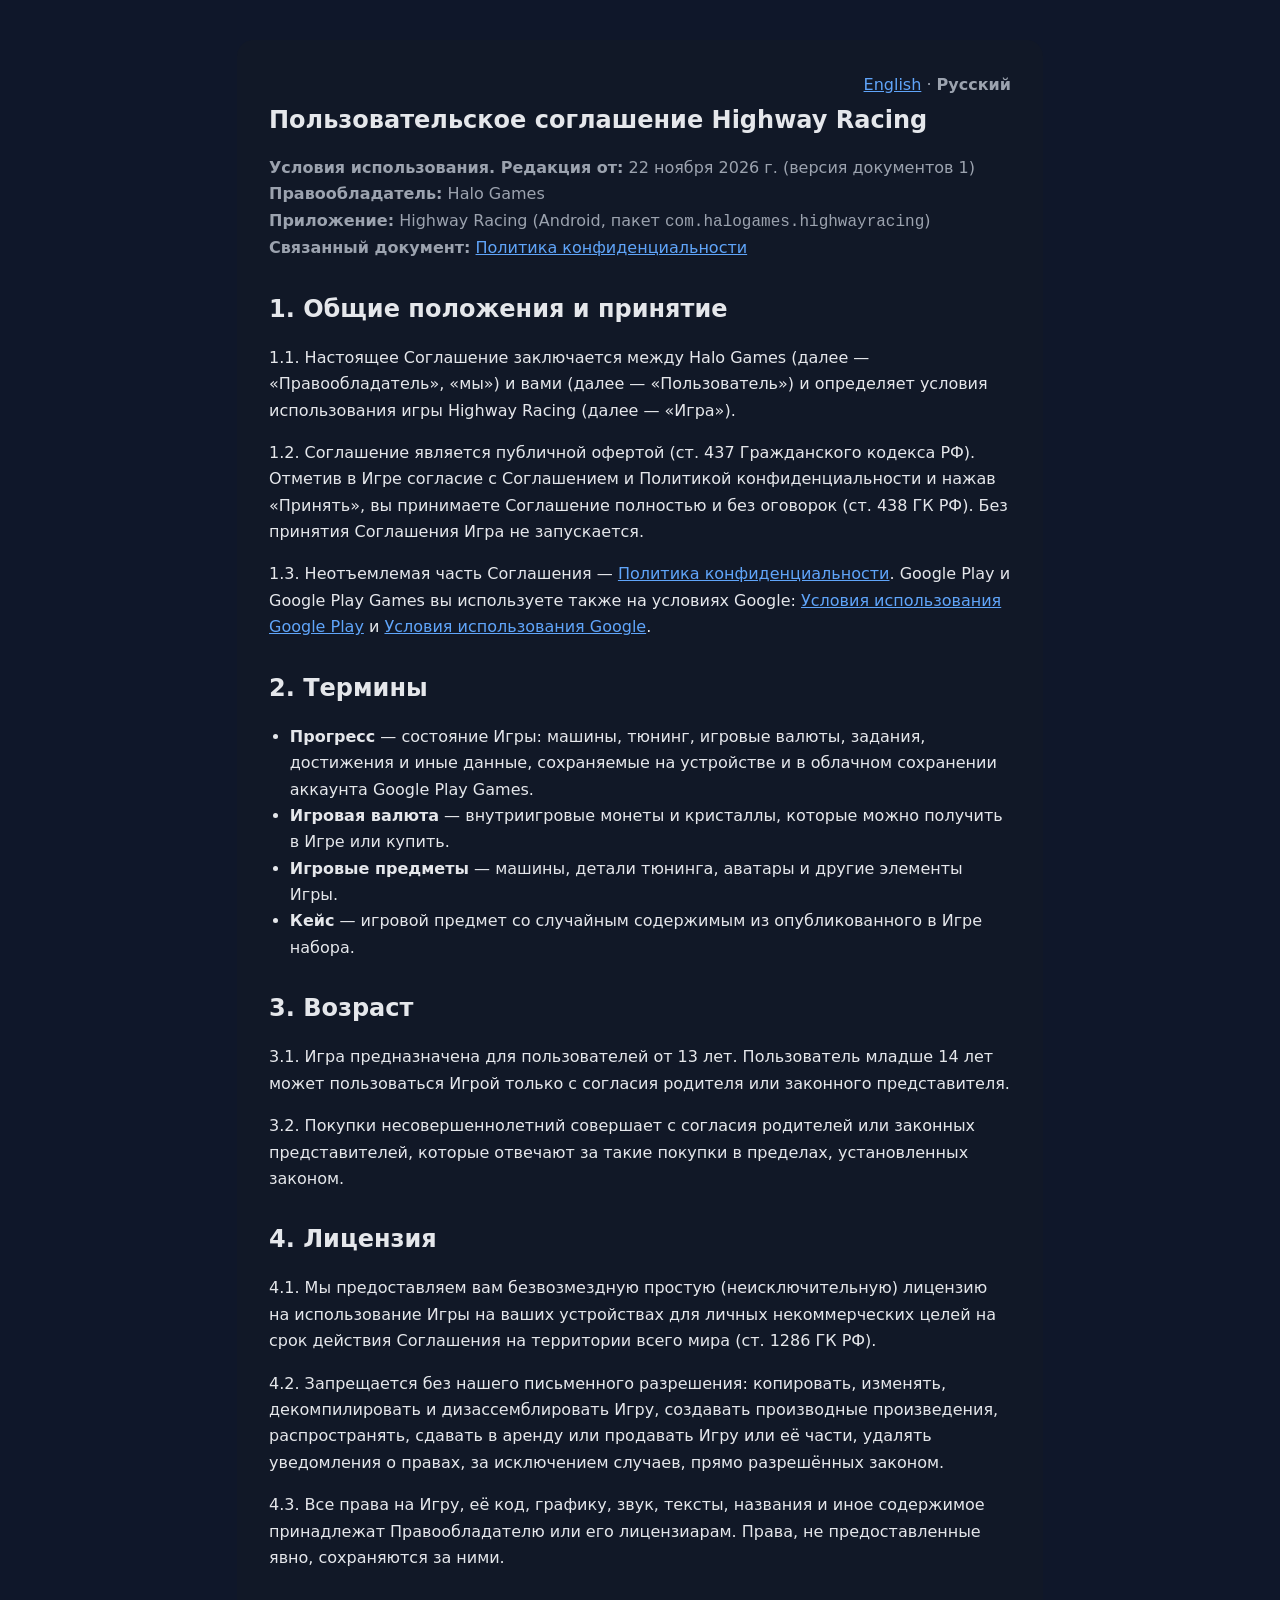
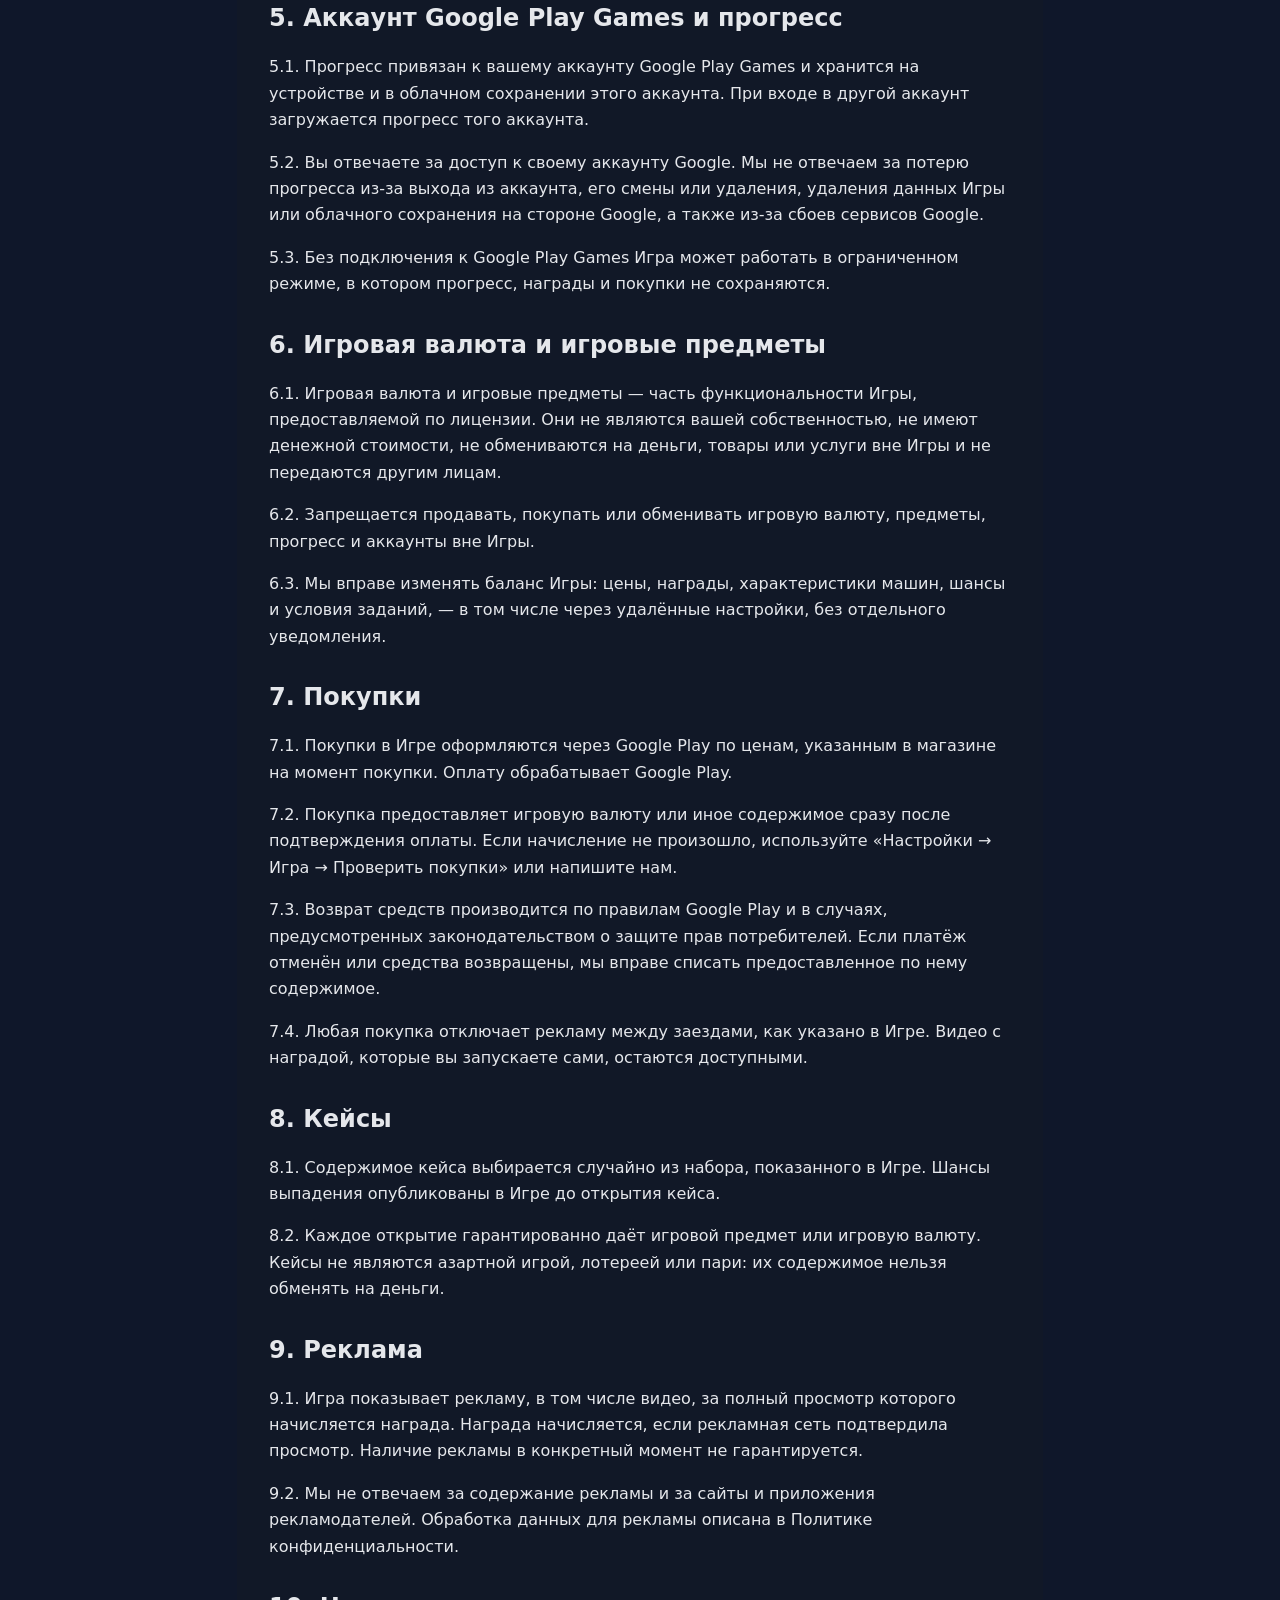
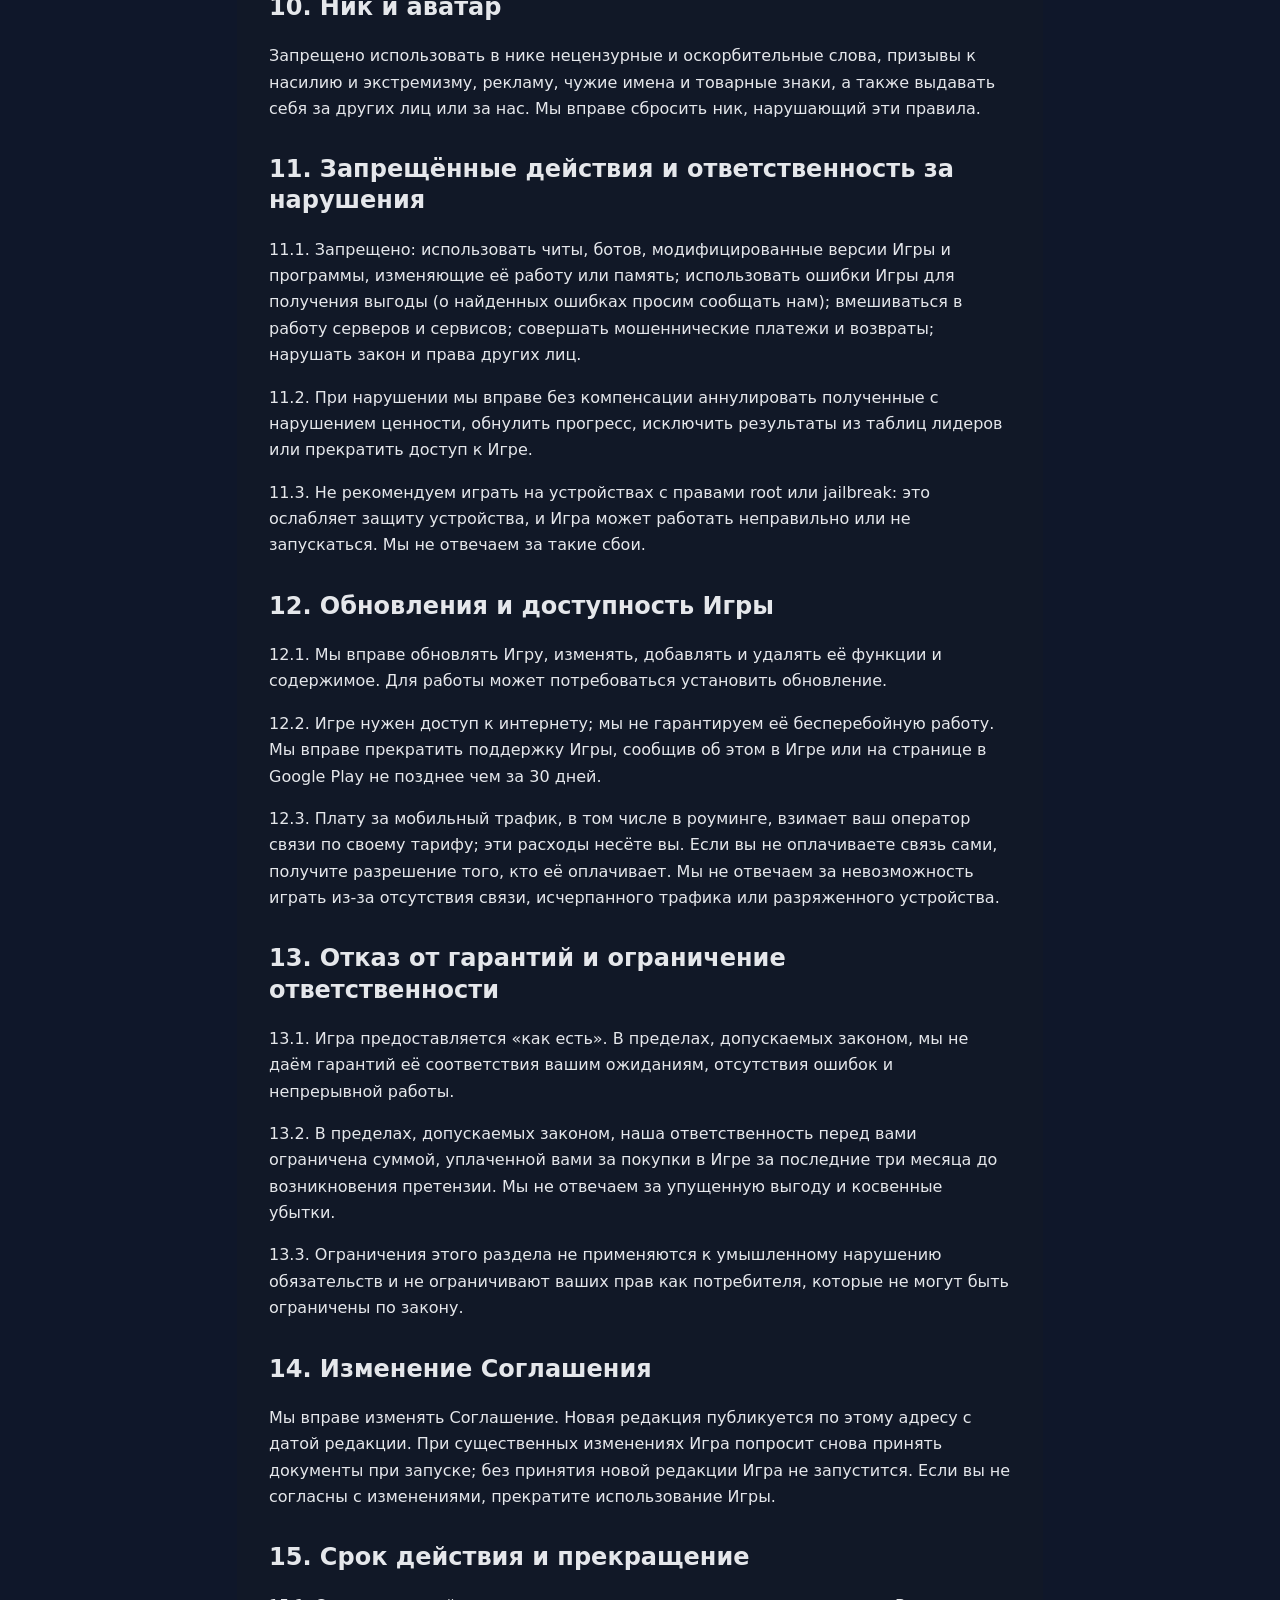
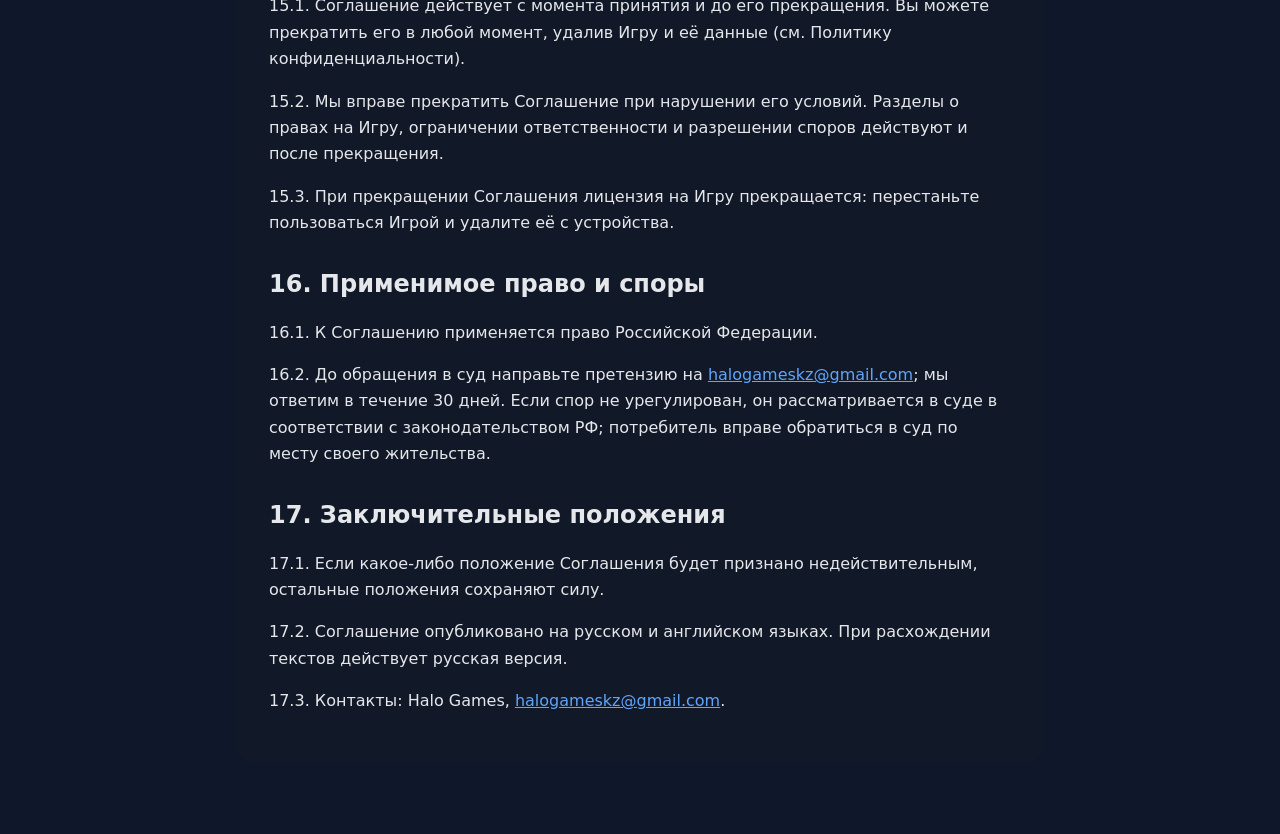
<file: ru/terms.html>
<!doctype html>
<html lang="ru">
<head>
  <meta charset="utf-8">
  <meta name="viewport" content="width=device-width,initial-scale=1">
  <meta name="description" content="Пользовательское соглашение (условия использования) игры Highway Racing">
  <title>Highway Racing — Пользовательское соглашение</title>
  <link rel="alternate" hreflang="en" href="https://monstih.github.io/highway-racing-privacy/terms.html">
  <link rel="alternate" hreflang="ru" href="https://monstih.github.io/highway-racing-privacy/ru/terms.html">
  <link rel="stylesheet" href="../legal.css">
</head>
<body>
<main><article>
  <nav class="lang"><a href="../terms.html">English</a> · <strong>Русский</strong></nav>
  <h1>Пользовательское соглашение Highway Racing</h1>
  <p class="meta"><strong>Условия использования. Редакция от:</strong> 22 ноября 2026 г. (версия документов 1)<br><strong>Правообладатель:</strong> Halo Games<br><strong>Приложение:</strong> Highway Racing (Android, пакет <code>com.halogames.highwayracing</code>)<br><strong>Связанный документ:</strong> <a href="./">Политика конфиденциальности</a></p>

  <h2>1. Общие положения и принятие</h2>
  <p>1.1. Настоящее Соглашение заключается между Halo Games (далее — «Правообладатель», «мы») и вами (далее — «Пользователь») и определяет условия использования игры Highway Racing (далее — «Игра»).</p>
  <p>1.2. Соглашение является публичной офертой (ст. 437 Гражданского кодекса РФ). Отметив в Игре согласие с Соглашением и Политикой конфиденциальности и нажав «Принять», вы принимаете Соглашение полностью и без оговорок (ст. 438 ГК РФ). Без принятия Соглашения Игра не запускается.</p>
  <p>1.3. Неотъемлемая часть Соглашения — <a href="./">Политика конфиденциальности</a>. Google Play и Google Play Games вы используете также на условиях Google: <a href="https://play.google.com/intl/ru/about/play-terms/">Условия использования Google Play</a> и <a href="https://policies.google.com/terms?hl=ru">Условия использования Google</a>.</p>

  <h2>2. Термины</h2>
  <ul>
    <li><strong>Прогресс</strong> — состояние Игры: машины, тюнинг, игровые валюты, задания, достижения и иные данные, сохраняемые на устройстве и в облачном сохранении аккаунта Google Play Games.</li>
    <li><strong>Игровая валюта</strong> — внутриигровые монеты и кристаллы, которые можно получить в Игре или купить.</li>
    <li><strong>Игровые предметы</strong> — машины, детали тюнинга, аватары и другие элементы Игры.</li>
    <li><strong>Кейс</strong> — игровой предмет со случайным содержимым из опубликованного в Игре набора.</li>
  </ul>

  <h2>3. Возраст</h2>
  <p>3.1. Игра предназначена для пользователей от 13 лет. Пользователь младше 14 лет может пользоваться Игрой только с согласия родителя или законного представителя.</p>
  <p>3.2. Покупки несовершеннолетний совершает с согласия родителей или законных представителей, которые отвечают за такие покупки в пределах, установленных законом.</p>

  <h2>4. Лицензия</h2>
  <p>4.1. Мы предоставляем вам безвозмездную простую (неисключительную) лицензию на использование Игры на ваших устройствах для личных некоммерческих целей на срок действия Соглашения на территории всего мира (ст. 1286 ГК РФ).</p>
  <p>4.2. Запрещается без нашего письменного разрешения: копировать, изменять, декомпилировать и дизассемблировать Игру, создавать производные произведения, распространять, сдавать в аренду или продавать Игру или её части, удалять уведомления о правах, за исключением случаев, прямо разрешённых законом.</p>
  <p>4.3. Все права на Игру, её код, графику, звук, тексты, названия и иное содержимое принадлежат Правообладателю или его лицензиарам. Права, не предоставленные явно, сохраняются за ними.</p>

  <h2>5. Аккаунт Google Play Games и прогресс</h2>
  <p>5.1. Прогресс привязан к вашему аккаунту Google Play Games и хранится на устройстве и в облачном сохранении этого аккаунта. При входе в другой аккаунт загружается прогресс того аккаунта.</p>
  <p>5.2. Вы отвечаете за доступ к своему аккаунту Google. Мы не отвечаем за потерю прогресса из-за выхода из аккаунта, его смены или удаления, удаления данных Игры или облачного сохранения на стороне Google, а также из-за сбоев сервисов Google.</p>
  <p>5.3. Без подключения к Google Play Games Игра может работать в ограниченном режиме, в котором прогресс, награды и покупки не сохраняются.</p>

  <h2>6. Игровая валюта и игровые предметы</h2>
  <p>6.1. Игровая валюта и игровые предметы — часть функциональности Игры, предоставляемой по лицензии. Они не являются вашей собственностью, не имеют денежной стоимости, не обмениваются на деньги, товары или услуги вне Игры и не передаются другим лицам.</p>
  <p>6.2. Запрещается продавать, покупать или обменивать игровую валюту, предметы, прогресс и аккаунты вне Игры.</p>
  <p>6.3. Мы вправе изменять баланс Игры: цены, награды, характеристики машин, шансы и условия заданий, — в том числе через удалённые настройки, без отдельного уведомления.</p>

  <h2>7. Покупки</h2>
  <p>7.1. Покупки в Игре оформляются через Google Play по ценам, указанным в магазине на момент покупки. Оплату обрабатывает Google Play.</p>
  <p>7.2. Покупка предоставляет игровую валюту или иное содержимое сразу после подтверждения оплаты. Если начисление не произошло, используйте «Настройки → Игра → Проверить покупки» или напишите нам.</p>
  <p>7.3. Возврат средств производится по правилам Google Play и в случаях, предусмотренных законодательством о защите прав потребителей. Если платёж отменён или средства возвращены, мы вправе списать предоставленное по нему содержимое.</p>
  <p>7.4. Любая покупка отключает рекламу между заездами, как указано в Игре. Видео с наградой, которые вы запускаете сами, остаются доступными.</p>

  <h2>8. Кейсы</h2>
  <p>8.1. Содержимое кейса выбирается случайно из набора, показанного в Игре. Шансы выпадения опубликованы в Игре до открытия кейса.</p>
  <p>8.2. Каждое открытие гарантированно даёт игровой предмет или игровую валюту. Кейсы не являются азартной игрой, лотереей или пари: их содержимое нельзя обменять на деньги.</p>

  <h2>9. Реклама</h2>
  <p>9.1. Игра показывает рекламу, в том числе видео, за полный просмотр которого начисляется награда. Награда начисляется, если рекламная сеть подтвердила просмотр. Наличие рекламы в конкретный момент не гарантируется.</p>
  <p>9.2. Мы не отвечаем за содержание рекламы и за сайты и приложения рекламодателей. Обработка данных для рекламы описана в Политике конфиденциальности.</p>

  <h2>10. Ник и аватар</h2>
  <p>Запрещено использовать в нике нецензурные и оскорбительные слова, призывы к насилию и экстремизму, рекламу, чужие имена и товарные знаки, а также выдавать себя за других лиц или за нас. Мы вправе сбросить ник, нарушающий эти правила.</p>

  <h2>11. Запрещённые действия и ответственность за нарушения</h2>
  <p>11.1. Запрещено: использовать читы, ботов, модифицированные версии Игры и программы, изменяющие её работу или память; использовать ошибки Игры для получения выгоды (о найденных ошибках просим сообщать нам); вмешиваться в работу серверов и сервисов; совершать мошеннические платежи и возвраты; нарушать закон и права других лиц.</p>
  <p>11.2. При нарушении мы вправе без компенсации аннулировать полученные с нарушением ценности, обнулить прогресс, исключить результаты из таблиц лидеров или прекратить доступ к Игре.</p>
  <p>11.3. Не рекомендуем играть на устройствах с правами root или jailbreak: это ослабляет защиту устройства, и Игра может работать неправильно или не запускаться. Мы не отвечаем за такие сбои.</p>

  <h2>12. Обновления и доступность Игры</h2>
  <p>12.1. Мы вправе обновлять Игру, изменять, добавлять и удалять её функции и содержимое. Для работы может потребоваться установить обновление.</p>
  <p>12.2. Игре нужен доступ к интернету; мы не гарантируем её бесперебойную работу. Мы вправе прекратить поддержку Игры, сообщив об этом в Игре или на странице в Google Play не позднее чем за 30 дней.</p>
  <p>12.3. Плату за мобильный трафик, в том числе в роуминге, взимает ваш оператор связи по своему тарифу; эти расходы несёте вы. Если вы не оплачиваете связь сами, получите разрешение того, кто её оплачивает. Мы не отвечаем за невозможность играть из-за отсутствия связи, исчерпанного трафика или разряженного устройства.</p>

  <h2>13. Отказ от гарантий и ограничение ответственности</h2>
  <p>13.1. Игра предоставляется «как есть». В пределах, допускаемых законом, мы не даём гарантий её соответствия вашим ожиданиям, отсутствия ошибок и непрерывной работы.</p>
  <p>13.2. В пределах, допускаемых законом, наша ответственность перед вами ограничена суммой, уплаченной вами за покупки в Игре за последние три месяца до возникновения претензии. Мы не отвечаем за упущенную выгоду и косвенные убытки.</p>
  <p>13.3. Ограничения этого раздела не применяются к умышленному нарушению обязательств и не ограничивают ваших прав как потребителя, которые не могут быть ограничены по закону.</p>

  <h2>14. Изменение Соглашения</h2>
  <p>Мы вправе изменять Соглашение. Новая редакция публикуется по этому адресу с датой редакции. При существенных изменениях Игра попросит снова принять документы при запуске; без принятия новой редакции Игра не запустится. Если вы не согласны с изменениями, прекратите использование Игры.</p>

  <h2>15. Срок действия и прекращение</h2>
  <p>15.1. Соглашение действует с момента принятия и до его прекращения. Вы можете прекратить его в любой момент, удалив Игру и её данные (см. Политику конфиденциальности).</p>
  <p>15.2. Мы вправе прекратить Соглашение при нарушении его условий. Разделы о правах на Игру, ограничении ответственности и разрешении споров действуют и после прекращения.</p>
  <p>15.3. При прекращении Соглашения лицензия на Игру прекращается: перестаньте пользоваться Игрой и удалите её с устройства.</p>

  <h2>16. Применимое право и споры</h2>
  <p>16.1. К Соглашению применяется право Российской Федерации.</p>
  <p>16.2. До обращения в суд направьте претензию на <a href="mailto:halogameskz@gmail.com">halogameskz@gmail.com</a>; мы ответим в течение 30 дней. Если спор не урегулирован, он рассматривается в суде в соответствии с законодательством РФ; потребитель вправе обратиться в суд по месту своего жительства.</p>

  <h2>17. Заключительные положения</h2>
  <p>17.1. Если какое-либо положение Соглашения будет признано недействительным, остальные положения сохраняют силу.</p>
  <p>17.2. Соглашение опубликовано на русском и английском языках. При расхождении текстов действует русская версия.</p>
  <p>17.3. Контакты: Halo Games, <a href="mailto:halogameskz@gmail.com">halogameskz@gmail.com</a>.</p>
</article></main>
</body>
</html>
</file>
<file: legal.css>
:root{color-scheme:light dark;--bg:#0f172a;--card:#111827;--text:#e5e7eb;--muted:#9ca3af;--link:#60a5fa;--line:#374151}
*{box-sizing:border-box}
body{margin:0;font:16px/1.65 system-ui,-apple-system,Segoe UI,Roboto,sans-serif;background:var(--bg);color:var(--text)}
main{max-width:850px;margin:auto;padding:40px 22px 72px}
article{background:var(--card);padding:32px;border-radius:16px}
h1{line-height:1.2;margin-top:0}h2{margin-top:2rem;line-height:1.3}h3{margin-top:1.4rem;font-size:1.05rem}
a{color:var(--link)}.meta{color:var(--muted)}ul{padding-left:1.3rem}
nav.lang{text-align:right;color:var(--muted);margin-bottom:8px}
table{width:100%;border-collapse:collapse;margin:12px 0;font-size:15px}
th,td{border:1px solid var(--line);padding:8px 10px;text-align:left;vertical-align:top}
th{color:var(--muted);font-weight:600}
@media(max-width:600px){main{padding:0}article{border-radius:0;padding:24px 18px}table{font-size:14px}}
</file>
